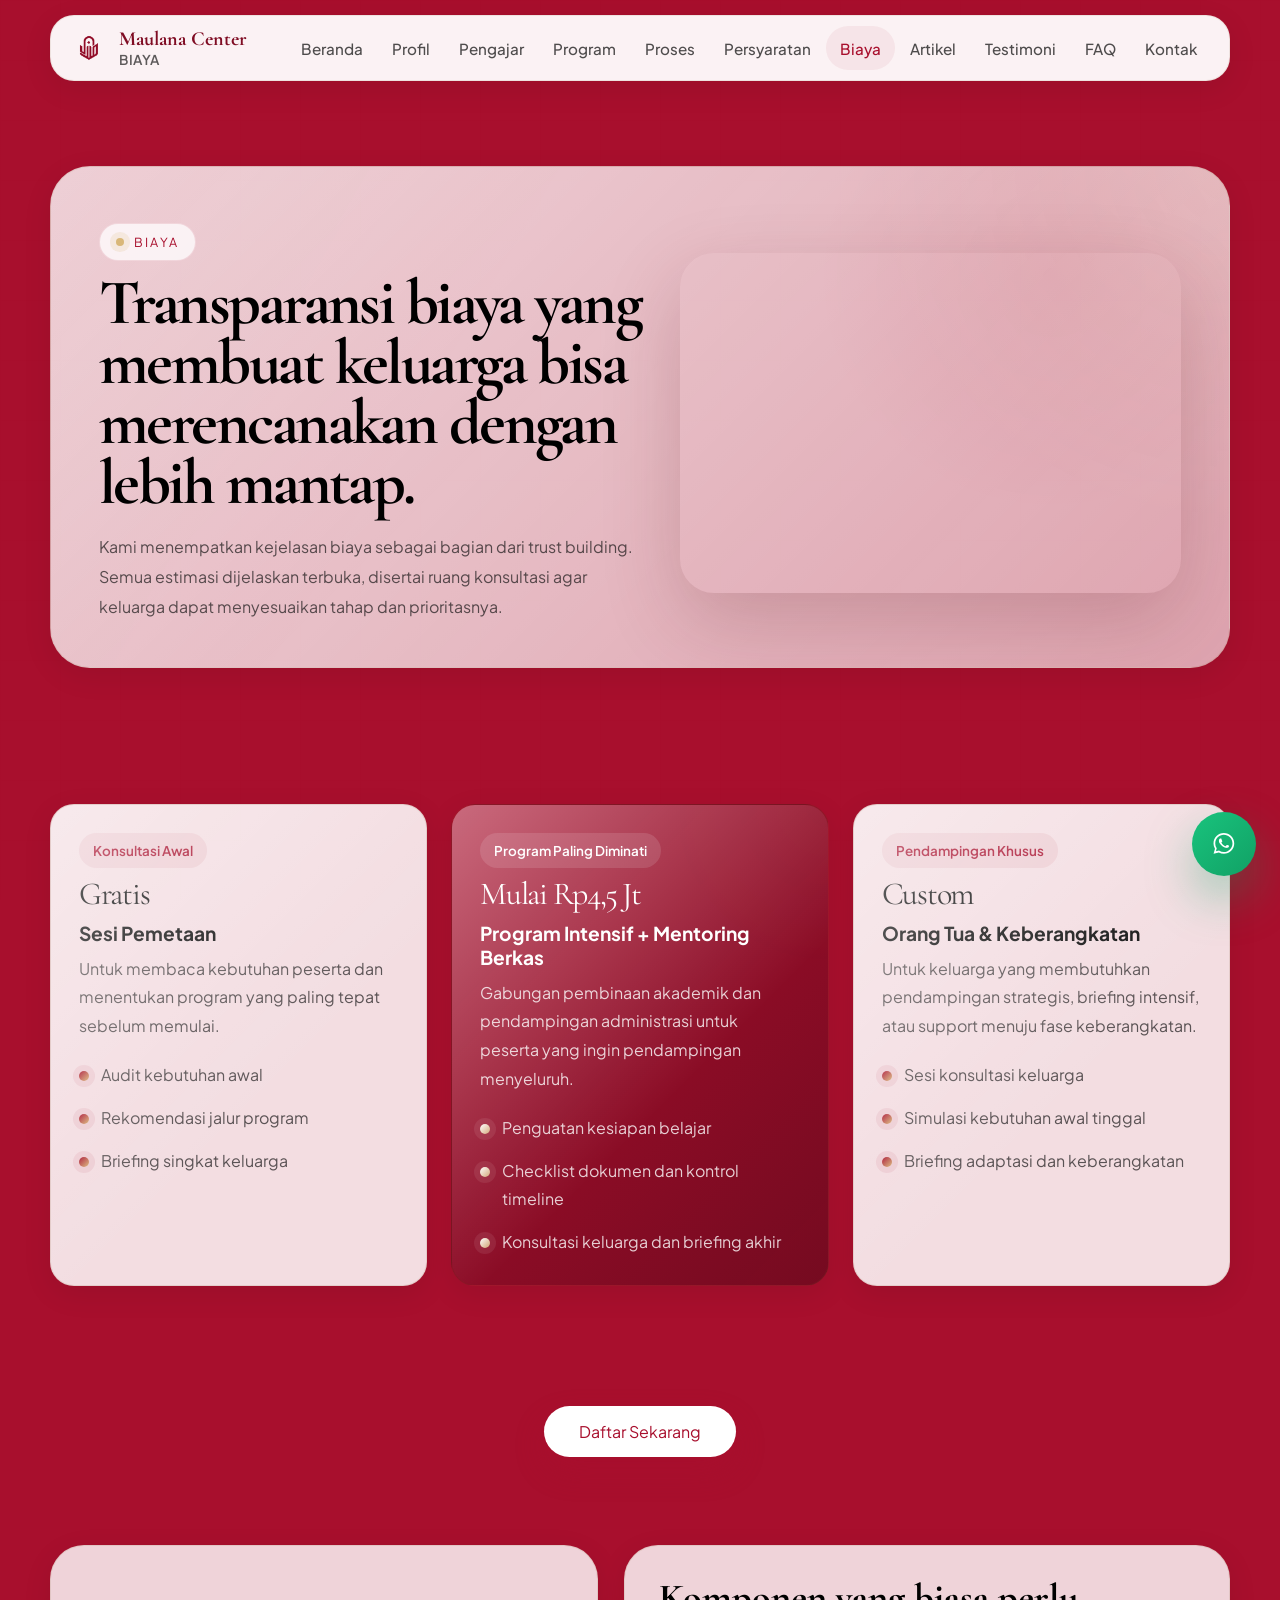
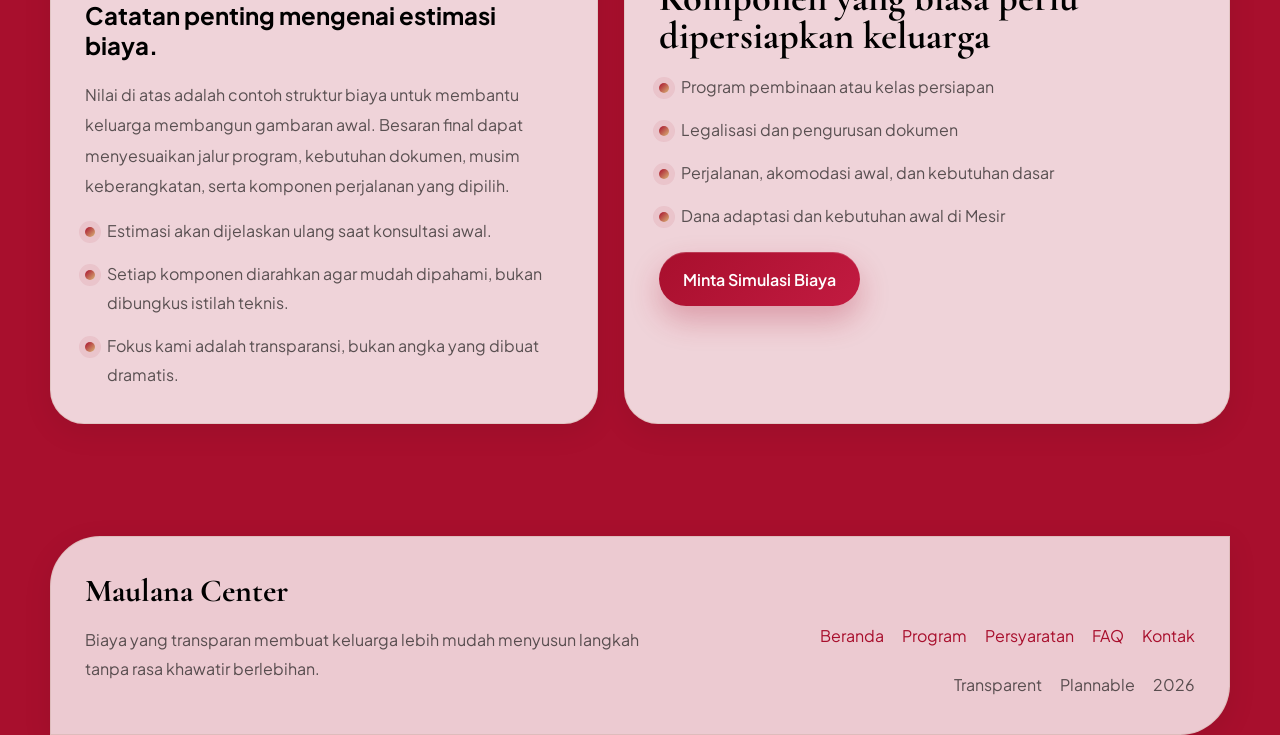
<file: biaya/index.html>
<!DOCTYPE html>
<html lang="id">

<head>
  <meta charset="UTF-8" />
  <meta name="viewport" content="width=device-width, initial-scale=1.0" />

  <base href="../" />

  <title>Biaya | Maulana Center</title>
  <meta property="og:image" content="https://maulanacenter.web.id/aset/ogimage.png">

  <link rel="icon" type="image/png" href="https://maulanacenter.web.id/favicon.png">

  <link rel="preconnect" href="https://fonts.googleapis.com" />
  <link rel="preconnect" href="https://fonts.gstatic.com" crossorigin />

  <link
    href="https://fonts.googleapis.com/css2?family=Cormorant+Garamond:wght@500;600;700&amp;family=Plus+Jakarta+Sans:wght@400;500;600;700;800&amp;display=swap"
    rel="stylesheet" />
  <link rel="stylesheet" href="style.css" />

  <script src="script.js" defer></script>
</head>

<body class="is-loading">

  <div class="ambient-grid" aria-hidden="true"></div>

  <div class="page-wrap">
    <div data-navbar></div>
    <main>
      <section class="page-hero">
        <div class="page-hero-panel scroll-reveal"
          style="--page-hero-image: url('https://images.unsplash.com/photo-1554224155-1696413565d3?auto=format&amp;fit=crop&amp;w=1600&amp;q=80');">
          <div class="page-hero-grid">
            <div class="page-hero-copy">
              <span class="section-label">Biaya</span>
              <h1>Transparansi biaya yang membuat keluarga bisa merencanakan dengan lebih mantap.</h1>
              <p>
                Kami menempatkan kejelasan biaya sebagai bagian dari trust building. Semua estimasi dijelaskan
                terbuka, disertai ruang konsultasi agar keluarga dapat menyesuaikan tahap dan prioritasnya.
              </p>
            </div>
            <div class="page-hero-visual"></div>
          </div>
        </div>
      </section>

      <section class="section section--compact">
        <div class="container">
          <div class="pricing-grid">
            <article class="pricing-card scroll-reveal">
              <span class="pricing-note">Konsultasi Awal</span>
              <div class="pricing-price">Gratis</div>
              <h3>Sesi Pemetaan</h3>
              <p>Untuk membaca kebutuhan peserta dan menentukan program yang paling tepat sebelum memulai.</p>
              <ul class="pricing-features" style="margin-top: 20px;">
                <li>Audit kebutuhan awal</li>
                <li>Rekomendasi jalur program</li>
                <li>Briefing singkat keluarga</li>
              </ul>
            </article>

            <article class="pricing-card featured scroll-reveal">
              <span class="pricing-note">Program Paling Diminati</span>
              <div class="pricing-price">Mulai Rp4,5 Jt</div>
              <h3>Program Intensif + Mentoring Berkas</h3>
              <p>Gabungan pembinaan akademik dan pendampingan administrasi untuk peserta yang ingin pendampingan
                menyeluruh.</p>
              <ul class="pricing-features" style="margin-top: 20px;">
                <li>Penguatan kesiapan belajar</li>
                <li>Checklist dokumen dan kontrol timeline</li>
                <li>Konsultasi keluarga dan briefing akhir</li>
              </ul>
            </article>

            <article class="pricing-card scroll-reveal">
              <span class="pricing-note">Pendampingan Khusus</span>
              <div class="pricing-price">Custom</div>
              <h3>Orang Tua &amp; Keberangkatan</h3>
              <p>Untuk keluarga yang membutuhkan pendampingan strategis, briefing intensif, atau support menuju fase
                keberangkatan.</p>
              <ul class="pricing-features" style="margin-top: 20px;">
                <li>Sesi konsultasi keluarga</li>
                <li>Simulasi kebutuhan awal tinggal</li>
                <li>Briefing adaptasi dan keberangkatan</li>
              </ul>
            </article>



            <div id="modal-pendaftaran" class="modal-overlay">
              <div class="modal-container">
                <div class="modal-close">
                  <svg viewBox="0 0 24 24" fill="none" stroke="currentColor">
                    <path d="M18 6L6 18M6 6l12 12" />
                  </svg>
                </div>
                <div class="modal-body">
                  <h2>Formulir Pendaftaran</h2>
                  <form id="pendaftaran-wa" class="contact-form">
                    <div class="form-grid">
                      <div class="field">
                        <label for="reg-nama">Nama Lengkap</label>
                        <input type="text" id="reg-nama" placeholder="Contoh: Ahmad Fauzi" required>
                      </div>
                      <div class="field">
                        <label for="reg-wa">Nomor WhatsApp</label>
                        <input type="text" id="reg-wa" placeholder="Contoh: 08123456789" required>
                      </div>
                    </div>

                    <div class="form-grid">
                      <div class="field">
                        <label for="reg-domisili">Domisili (Kota)</label>
                        <input type="text" id="reg-domisili" placeholder="Contoh: Jakarta" required>
                      </div>
                      <div class="field">
                        <label for="reg-umur">Umur</label>
                        <input type="number" id="reg-umur" placeholder="Tahun" required>
                      </div>
                    </div>

                    <div class="field">
                      <label for="reg-sekolah">Asal Sekolah / Instansi</label>
                      <select id="reg-sekolah" required>
                        <option value="" disabled selected>Pilih Status Sekolah</option>
                        <option value="SMA/MA Umum">SMA / MA Umum</option>
                        <option value="Ma'had / Pesantren">Ma'had / Pesantren</option>
                        <option value="Tidak Sekolah / Alumni">Tidak Sekolah / Alumni</option>
                      </select>
                    </div>
                    <div class="field">
                      <label for="reg-paket">Pilihan Paket</label>
                      <select id="reg-paket" required>
                        <option value="" disabled selected>Pilih Paket</option>
                        <option value="Paket 1: Sesi Pemetaan">Paket 1: Sesi Pemetaan (Gratis)</option>
                        <option value="Paket 2: Intensif + Mentoring">Paket 2: Intensif + Mentoring</option>
                        <option value="Paket 3: Custom Pendampingan">Paket 3: Custom Pendampingan</option>
                      </select>
                    </div>
                    <button type="submit" class="button" style="width: 100%; margin-top: 10px;">Kirim ke
                      WhatsApp</button>
                  </form>
                </div>
              </div>
            </div>
          </div>
      </section>
      <div class="container-center">
        <button class="button1 modal-trigger" data-target="modal-pendaftaran">Daftar Sekarang</button>
      </div>

      <section class="section section--compact">
        <div class="container">
          <div class="split-layout">
            <article class="story-panel scroll-reveal">
              <h2>Catatan penting mengenai estimasi biaya.</h2>
              <p>
                Nilai di atas adalah contoh struktur biaya untuk membantu keluarga membangun gambaran awal. Besaran
                final dapat menyesuaikan jalur program, kebutuhan dokumen, musim keberangkatan, serta komponen
                perjalanan yang dipilih.
              </p>
              <ul class="check-list">
                <li>Estimasi akan dijelaskan ulang saat konsultasi awal.</li>
                <li>Setiap komponen diarahkan agar mudah dipahami, bukan dibungkus istilah teknis.</li>
                <li>Fokus kami adalah transparansi, bukan angka yang dibuat dramatis.</li>
              </ul>
            </article>

            <article class="story-panel scroll-reveal">
              <h3>Komponen yang biasa perlu dipersiapkan keluarga</h3>
              <ul class="milestone-list">
                <li>Program pembinaan atau kelas persiapan</li>
                <li>Legalisasi dan pengurusan dokumen</li>
                <li>Perjalanan, akomodasi awal, dan kebutuhan dasar</li>
                <li>Dana adaptasi dan kebutuhan awal di Mesir</li>
              </ul>
              <div style="margin-top: 22px;">
                <a class="button" href="kontak/#form-kontak">Minta Simulasi Biaya</a>
              </div>
            </article>
          </div>
        </div>
      </section>
    </main>

    <footer class="footer">
      <div class="footer-shell">
        <div class="footer-brand">
          <h3>Maulana Center</h3>
          <p>Biaya yang transparan membuat keluarga lebih mudah menyusun langkah tanpa rasa khawatir berlebihan.</p>
        </div>
        <div>
          <div class="footer-links">
            <a href="./" style="color: #a80f2d;">Beranda</a>
            <a href="program/" style="color: #a80f2d;">Program</a>
            <a href="persyaratan/" style="color: #a80f2d;">Persyaratan</a>
            <a href="faq/" style="color: #a80f2d;">FAQ</a>
            <a href="kontak/" style="color: #a80f2d;">Kontak</a>
          </div>
          <div class="footer-meta">
            <span>Transparent</span>
            <span>Plannable</span>
            <span data-current-year></span>
          </div>
        </div>
      </div>
    </footer>
  </div>

  <a class="whatsapp-float" href="https://wa.me/6281522775390" target="_blank" rel="noreferrer"
    aria-label="Hubungi via WhatsApp">
    <svg viewBox="0 0 32 32" aria-hidden="true">
      <path
        d="M27.7 15.3c0 6.5-5.3 11.8-11.8 11.8-2.1 0-4-.5-5.8-1.5l-6 1.6 1.6-5.8A11.7 11.7 0 0 1 4 15.3C4 8.8 9.3 3.5 15.8 3.5s11.9 5.3 11.9 11.8Zm-11.9-9.9c-5.4 0-9.8 4.4-9.8 9.9 0 1.9.5 3.7 1.5 5.2l.2.3-.9 3.5 3.6-.9.3.2c1.5 1 3.2 1.5 5.1 1.5 5.4 0 9.9-4.4 9.9-9.8 0-5.5-4.5-9.9-9.9-9.9Zm5.8 12.6c-.3-.2-1.8-.9-2-.9-.3-.1-.5-.2-.7.2s-.8.9-.9 1.1c-.2.2-.4.2-.7.1-.3-.2-1.3-.5-2.5-1.6a9.4 9.4 0 0 1-1.7-2.2c-.2-.3 0-.5.1-.7.1-.1.3-.4.5-.5.2-.2.2-.3.3-.5s0-.4 0-.5c-.1-.2-.7-1.7-.9-2.3-.2-.6-.4-.5-.7-.5h-.6c-.2 0-.5.1-.7.4-.2.3-1 1-.9 2.4 0 1.4 1 2.7 1.1 2.9.1.2 2 3 4.8 4.3.7.3 1.2.5 1.6.6.7.2 1.3.2 1.8.1.6-.1 1.8-.7 2-1.4.3-.7.3-1.3.2-1.4-.1-.1-.3-.2-.6-.3Z">
      </path>
    </svg>
  </a>
</body>

</html>
</file>
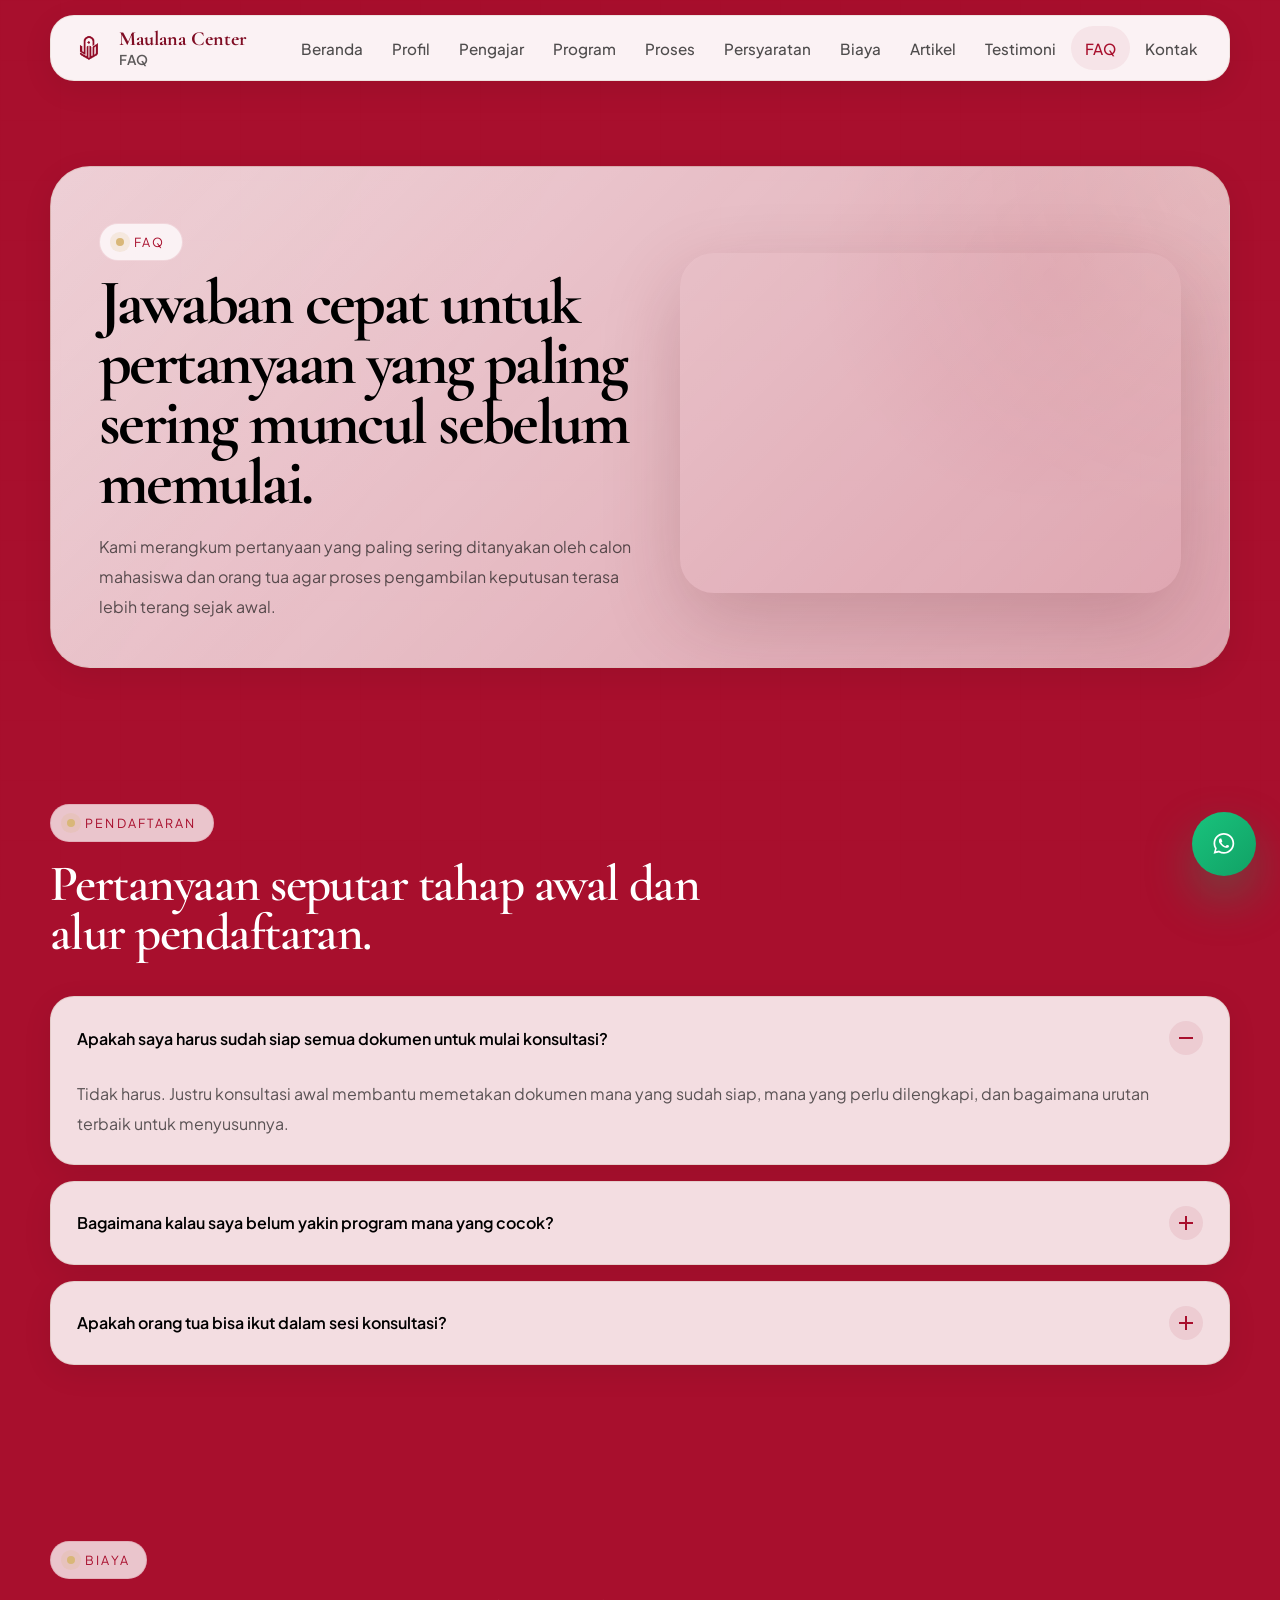
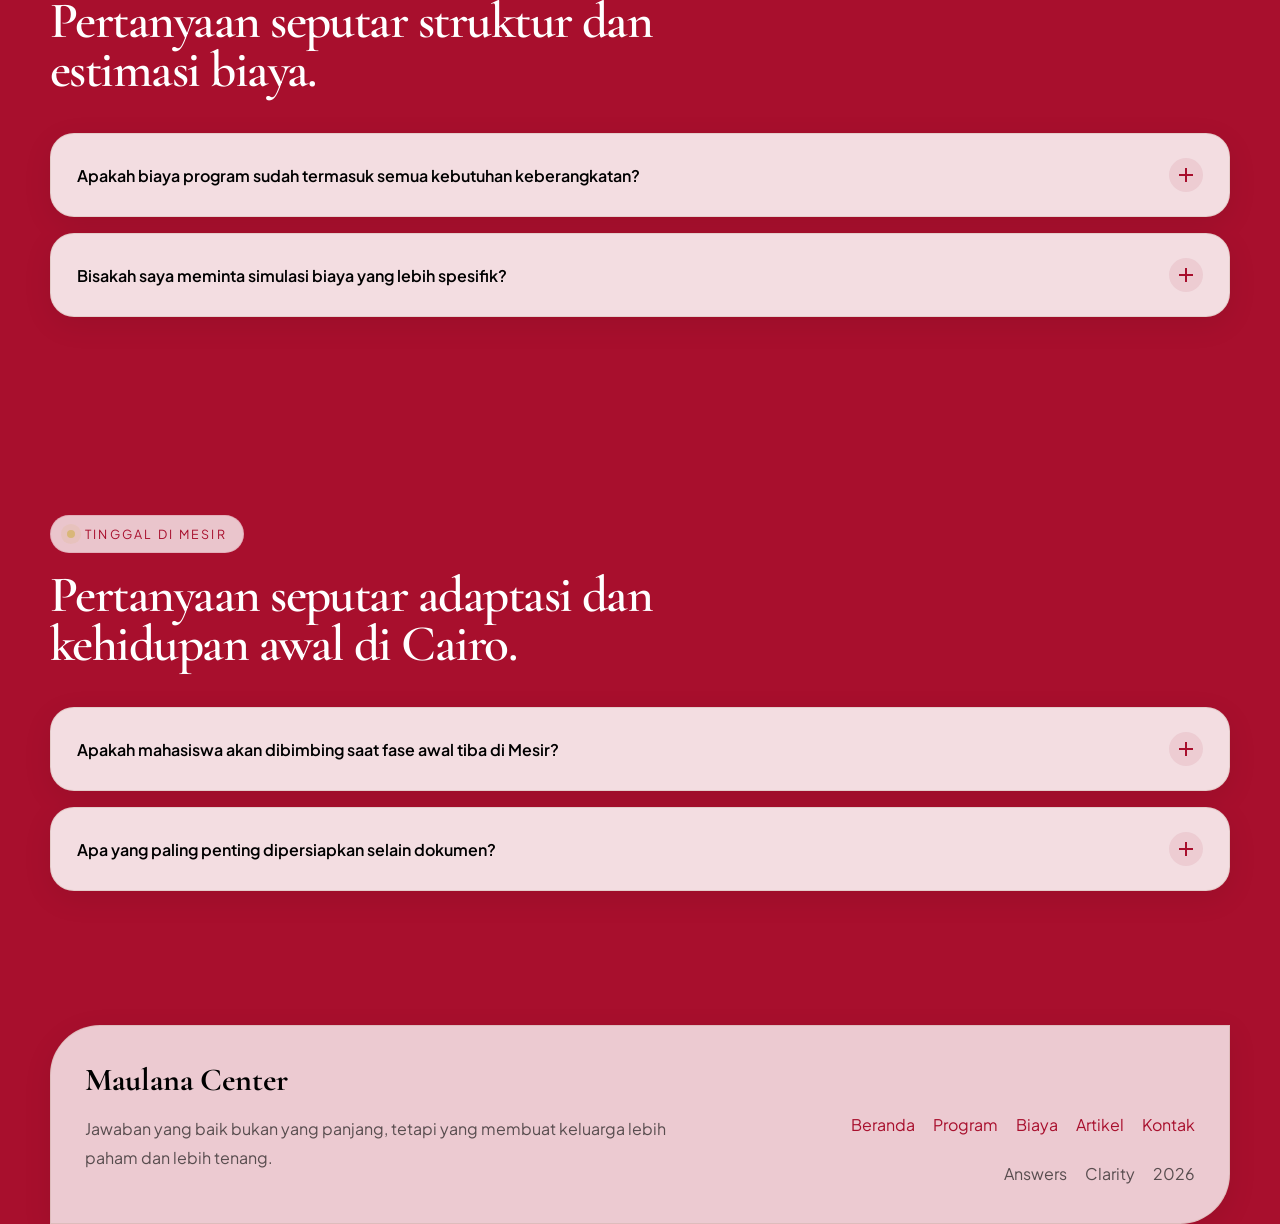
<file: faq/index.html>
<!DOCTYPE html>
<html lang="id">

<head>
  <meta charset="UTF-8" />
  <meta name="viewport" content="width=device-width, initial-scale=1.0" />

  <base href="../" />

  <title>FAQ | Maulana Center</title>
  <meta property="og:image" content="https://maulanacenter.web.id/aset/ogimage.png">

  <link rel="icon" type="image/png" href="https://maulanacenter.web.id/favicon.png">

  <link rel="preconnect" href="https://fonts.googleapis.com" />
  <link rel="preconnect" href="https://fonts.gstatic.com" crossorigin />

  <link
    href="https://fonts.googleapis.com/css2?family=Cormorant+Garamond:wght@500;600;700&amp;family=Plus+Jakarta+Sans:wght@400;500;600;700;800&amp;display=swap"
    rel="stylesheet" />
  <link rel="stylesheet" href="style.css" />

  <script src="script.js" defer></script>
</head>

<body class="is-loading">

  <div class="ambient-grid" aria-hidden="true"></div>

  <div class="page-wrap">
    <div data-navbar></div>
    <main>
      <section class="page-hero">
        <div class="page-hero-panel scroll-reveal"
          style="--page-hero-image: url('https://images.unsplash.com/photo-1516321318423-f06f85e504b3?auto=format&amp;fit=crop&amp;w=1600&amp;q=80');">
          <div class="page-hero-grid">
            <div class="page-hero-copy">
              <span class="section-label">FAQ</span>
              <h1>Jawaban cepat untuk pertanyaan yang paling sering muncul sebelum memulai.</h1>
              <p>
                Kami merangkum pertanyaan yang paling sering ditanyakan oleh calon mahasiswa dan orang tua agar
                proses pengambilan keputusan terasa lebih terang sejak awal.
              </p>
            </div>
            <div class="page-hero-visual"></div>
          </div>
        </div>
      </section>

      <section class="section section--compact" id="admission">
        <div class="container">
          <div class="section-head scroll-reveal">
            <span class="section-label">Pendaftaran</span>
            <h2>Pertanyaan seputar tahap awal dan alur pendaftaran.</h2>
          </div>

          <div class="faq-accordion">
            <article class="faq-item scroll-reveal" data-open="true">
              <button class="faq-question" type="button">
                <span>Apakah saya harus sudah siap semua dokumen untuk mulai konsultasi?</span>
                <span></span>
              </button>
              <div class="faq-answer">
                <div class="faq-answer-inner">
                  Tidak harus. Justru konsultasi awal membantu memetakan dokumen mana yang sudah siap, mana yang
                  perlu dilengkapi, dan bagaimana urutan terbaik untuk menyusunnya.
                </div>
              </div>
            </article>

            <article class="faq-item scroll-reveal">
              <button class="faq-question" type="button">
                <span>Bagaimana kalau saya belum yakin program mana yang cocok?</span>
                <span></span>
              </button>
              <div class="faq-answer">
                <div class="faq-answer-inner">
                  Itu hal yang sangat umum. Tim kami akan membantu membaca kondisi awal Anda dan memberi rekomendasi
                  jalur pendampingan berdasarkan kebutuhan nyata, bukan sekadar paket yang tersedia.
                </div>
              </div>
            </article>

            <article class="faq-item scroll-reveal">
              <button class="faq-question" type="button">
                <span>Apakah orang tua bisa ikut dalam sesi konsultasi?</span>
                <span></span>
              </button>
              <div class="faq-answer">
                <div class="faq-answer-inner">
                  Bisa. Bahkan kami sangat menganjurkan sesi bersama jika keluarga ingin mendapatkan penjelasan yang
                  sama secara langsung tentang proses, risiko, dan kesiapan yang perlu dibangun.
                </div>
              </div>
            </article>
          </div>
        </div>
      </section>

      <section class="section section--compact" id="biaya-faq">
        <div class="container">
          <div class="section-head scroll-reveal">
            <span class="section-label">Biaya</span>
            <h2>Pertanyaan seputar struktur dan estimasi biaya.</h2>
          </div>

          <div class="faq-accordion">
            <article class="faq-item scroll-reveal">
              <button class="faq-question" type="button">
                <span>Apakah biaya program sudah termasuk semua kebutuhan keberangkatan?</span>
                <span></span>
              </button>
              <div class="faq-answer">
                <div class="faq-answer-inner">
                  Tidak selalu. Ada komponen yang sifatnya program, ada juga yang terkait perjalanan, dokumen, atau
                  kebutuhan awal tinggal. Karena itu kami memisahkan penjelasan agar keluarga lebih mudah memahami.
                </div>
              </div>
            </article>

            <article class="faq-item scroll-reveal">
              <button class="faq-question" type="button">
                <span>Bisakah saya meminta simulasi biaya yang lebih spesifik?</span>
                <span></span>
              </button>
              <div class="faq-answer">
                <div class="faq-answer-inner">
                  Bisa. Setelah konsultasi awal, kami dapat membantu membuat simulasi yang lebih relevan sesuai tahap,
                  kebutuhan dokumen, dan model pendampingan yang Anda pilih.
                </div>
              </div>
            </article>
          </div>
        </div>
      </section>

      <section class="section" id="tinggal">
        <div class="container">
          <div class="section-head scroll-reveal">
            <span class="section-label">Tinggal di Mesir</span>
            <h2>Pertanyaan seputar adaptasi dan kehidupan awal di Cairo.</h2>
          </div>

          <div class="faq-accordion">
            <article class="faq-item scroll-reveal">
              <button class="faq-question" type="button">
                <span>Apakah mahasiswa akan dibimbing saat fase awal tiba di Mesir?</span>
                <span></span>
              </button>
              <div class="faq-answer">
                <div class="faq-answer-inner">
                  Kami menyiapkan briefing keberangkatan dan panduan adaptasi awal agar mahasiswa memiliki bekal yang
                  lebih jelas. Detail pendampingan lapangan menyesuaikan skema program dan waktu keberangkatan.
                </div>
              </div>
            </article>

            <article class="faq-item scroll-reveal">
              <button class="faq-question" type="button">
                <span>Apa yang paling penting dipersiapkan selain dokumen?</span>
                <span></span>
              </button>
              <div class="faq-answer">
                <div class="faq-answer-inner">
                  Kesiapan mental, disiplin belajar, komunikasi keluarga, dan kemampuan beradaptasi sering kali sama
                  pentingnya dengan dokumen. Kami selalu memasukkan unsur ini dalam pembekalan.
                </div>
              </div>
            </article>
          </div>
        </div>
      </section>
    </main>

    <footer class="footer">
      <div class="footer-shell">
        <div class="footer-brand">
          <h3>Maulana Center</h3>
          <p>Jawaban yang baik bukan yang panjang, tetapi yang membuat keluarga lebih paham dan lebih tenang.</p>
        </div>
        <div>
          <div class="footer-links">
            <a href="./" style="color: #a80f2d;">Beranda</a>
            <a href="program/" style="color: #a80f2d;">Program</a>
            <a href="biaya/" style="color: #a80f2d;">Biaya</a>
            <a href="artikel/" style="color: #a80f2d;">Artikel</a>
            <a href="kontak/" style="color: #a80f2d;">Kontak</a>
          </div>
          <div class="footer-meta">
            <span>Answers</span>
            <span>Clarity</span>
            <span data-current-year></span>
          </div>
        </div>
      </div>
    </footer>
  </div>

  <a class="whatsapp-float" href="https://wa.me/6281522775390" target="_blank" rel="noreferrer"
    aria-label="Hubungi via WhatsApp">
    <svg viewBox="0 0 32 32" aria-hidden="true">
      <path
        d="M27.7 15.3c0 6.5-5.3 11.8-11.8 11.8-2.1 0-4-.5-5.8-1.5l-6 1.6 1.6-5.8A11.7 11.7 0 0 1 4 15.3C4 8.8 9.3 3.5 15.8 3.5s11.9 5.3 11.9 11.8Zm-11.9-9.9c-5.4 0-9.8 4.4-9.8 9.9 0 1.9.5 3.7 1.5 5.2l.2.3-.9 3.5 3.6-.9.3.2c1.5 1 3.2 1.5 5.1 1.5 5.4 0 9.9-4.4 9.9-9.8 0-5.5-4.5-9.9-9.9-9.9Zm5.8 12.6c-.3-.2-1.8-.9-2-.9-.3-.1-.5-.2-.7.2s-.8.9-.9 1.1c-.2.2-.4.2-.7.1-.3-.2-1.3-.5-2.5-1.6a9.4 9.4 0 0 1-1.7-2.2c-.2-.3 0-.5.1-.7.1-.1.3-.4.5-.5.2-.2.2-.3.3-.5s0-.4 0-.5c-.1-.2-.7-1.7-.9-2.3-.2-.6-.4-.5-.7-.5h-.6c-.2 0-.5.1-.7.4-.2.3-1 1-.9 2.4 0 1.4 1 2.7 1.1 2.9.1.2 2 3 4.8 4.3.7.3 1.2.5 1.6.6.7.2 1.3.2 1.8.1.6-.1 1.8-.7 2-1.4.3-.7.3-1.3.2-1.4-.1-.1-.3-.2-.6-.3Z">
      </path>
    </svg>
  </a>
</body>

</html>
</file>
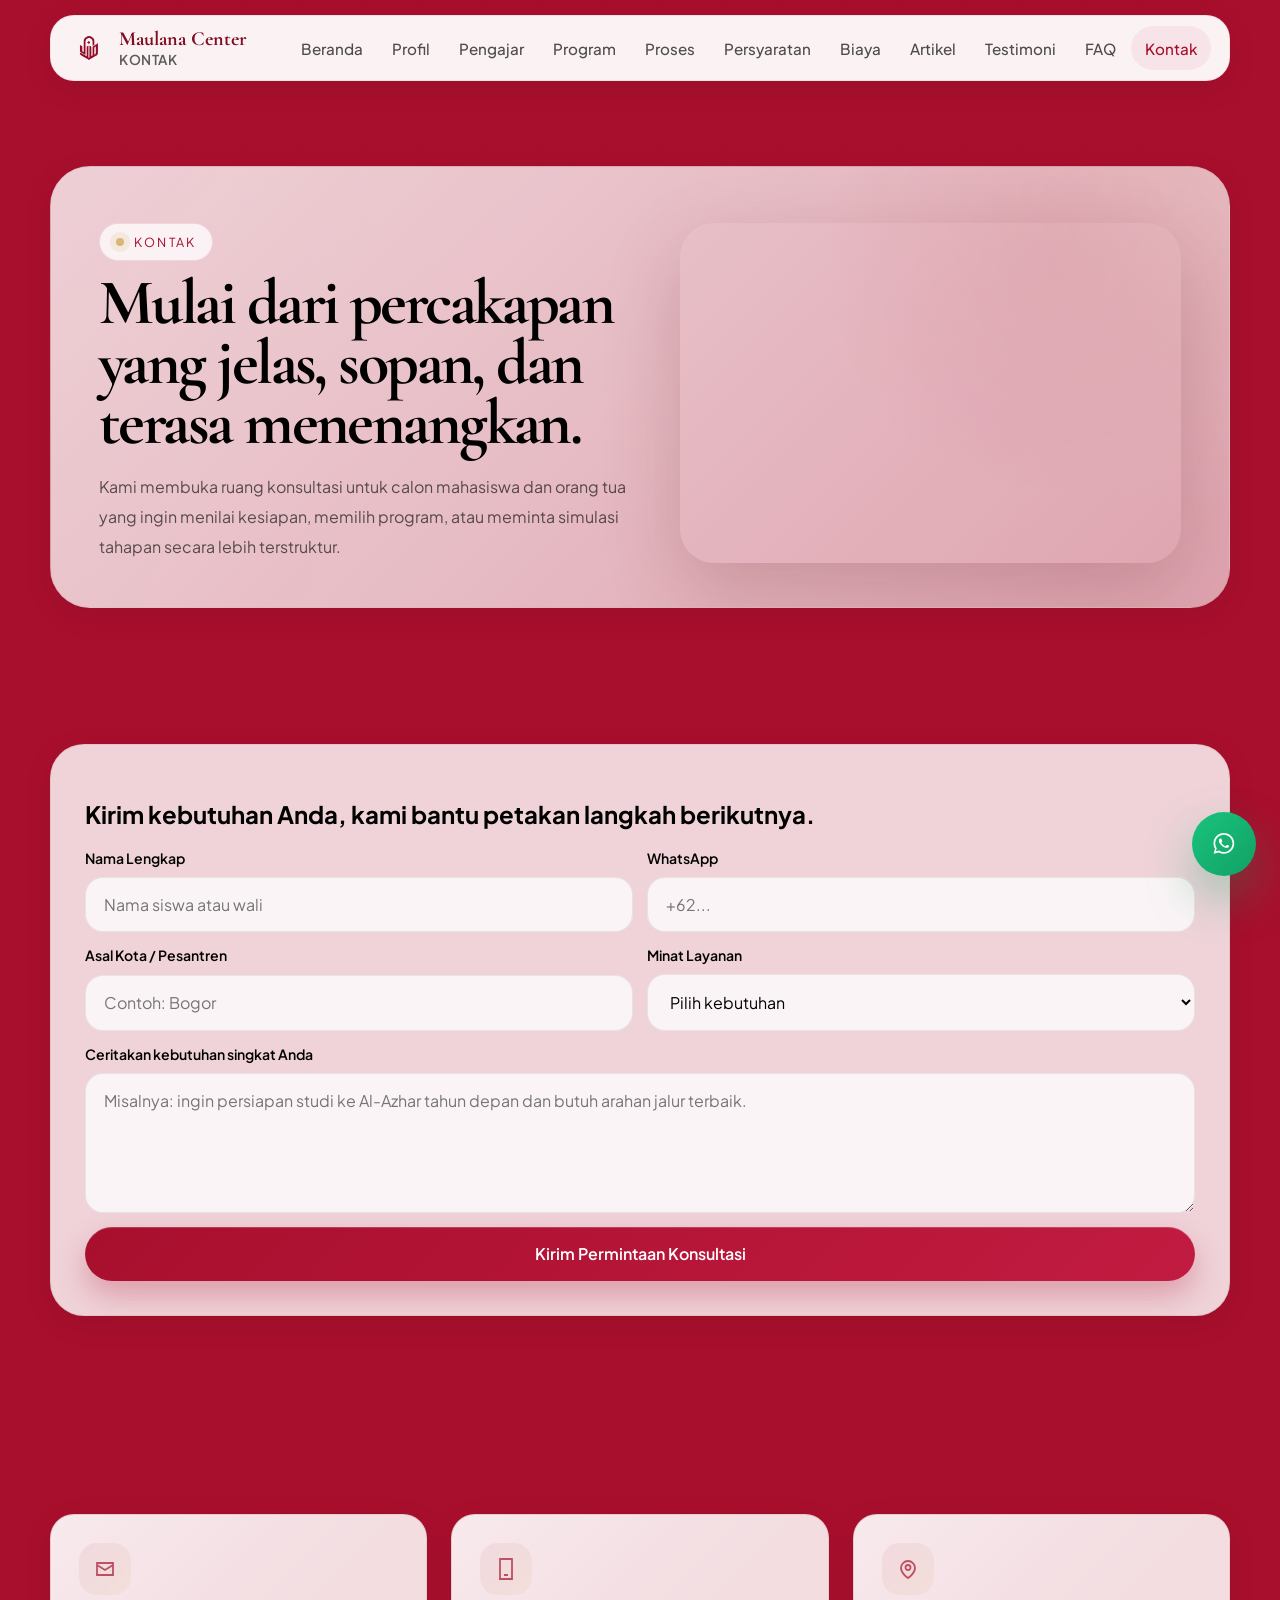
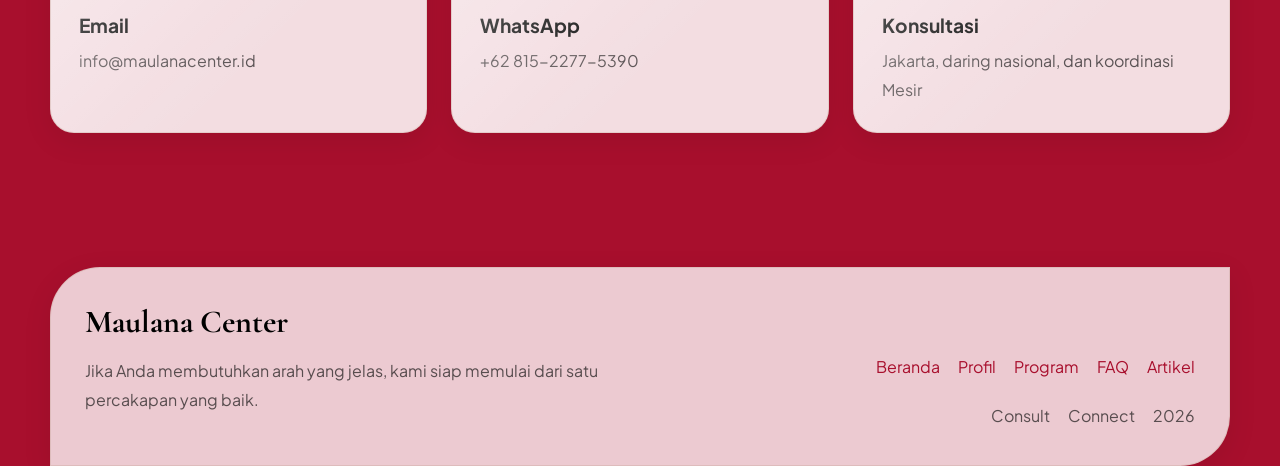
<file: kontak/index.html>
<!DOCTYPE html>
<html lang="id">

<head>
  <meta charset="UTF-8" />
  <meta name="viewport" content="width=device-width, initial-scale=1.0" />

  <base href="../" />

  <title>Kontak | Maulana Center</title>
  <meta property="og:image" content="https://maulanacenter.web.id/aset/ogimage.png">

  <link rel="icon" type="image/png" href="https://maulanacenter.web.id/favicon.png">

  <link rel="preconnect" href="https://fonts.googleapis.com" />
  <link rel="preconnect" href="https://fonts.gstatic.com" crossorigin />

  <link
    href="https://fonts.googleapis.com/css2?family=Cormorant+Garamond:wght@500;600;700&amp;family=Plus+Jakarta+Sans:wght@400;500;600;700;800&amp;display=swap"
    rel="stylesheet" />
  <link rel="stylesheet" href="style.css" />

  <script src="script.js" defer></script>
</head>

<body class="is-loading">

  <div class="ambient-grid" aria-hidden="true"></div>

  <div class="page-wrap">
    <div data-navbar></div>
    <main>
      <section class="page-hero">
        <div class="page-hero-panel scroll-reveal"
          style="--page-hero-image: url('https://images.unsplash.com/photo-1516321497487-e288fb19713f?auto=format&amp;fit=crop&amp;w=1600&amp;q=80');">
          <div class="page-hero-grid">
            <div class="page-hero-copy">
              <span class="section-label">Kontak</span>
              <h1>Mulai dari percakapan yang jelas, sopan, dan terasa menenangkan.</h1>
              <p>
                Kami membuka ruang konsultasi untuk calon mahasiswa dan orang tua yang ingin menilai kesiapan,
                memilih program, atau meminta simulasi tahapan secara lebih terstruktur.
              </p>
            </div>
            <div class="page-hero-visual"></div>
          </div>
        </div>
      </section>

      <section class="section section--compact" id="form-kontak">
        <div class="container">
          <div class="contact-grid contact-grid--single">
            <article class="story-panel scroll-reveal">
              <h2>Kirim kebutuhan Anda, kami bantu petakan langkah berikutnya.</h2>
              <form class="contact-form">
                <div class="form-grid">
                  <div class="field">
                    <label for="nama">Nama Lengkap</label>
                    <input id="nama" type="text" placeholder="Nama siswa atau wali" />
                  </div>
                  <div class="field">
                    <label for="whatsapp">WhatsApp</label>
                    <input id="whatsapp" type="tel" placeholder="+62..." />
                  </div>
                </div>

                <div class="form-grid">
                  <div class="field">
                    <label for="asal">Asal Kota / Pesantren</label>
                    <input id="asal" type="text" placeholder="Contoh: Bogor" />
                  </div>
                  <div class="field">
                    <label for="minat">Minat Layanan</label>
                    <select id="minat">
                      <option>Pilih kebutuhan</option>
                      <option>Program intensif</option>
                      <option>Kelas bahasa Arab</option>
                      <option>Mentoring berkas</option>
                      <option>Konsultasi orang tua</option>
                      <option>Lainnya</option>
                    </select>
                  </div>
                </div>

                <div class="field">
                  <label for="pesan">Ceritakan kebutuhan singkat Anda</label>
                  <textarea id="pesan"
                    placeholder="Misalnya: ingin persiapan studi ke Al-Azhar tahun depan dan butuh arahan jalur terbaik."></textarea>
                </div>

                <button class="button" type="submit">Kirim Permintaan Konsultasi</button>
              </form>
            </article>
          </div>
        </div>
      </section>

      <section class="section">
        <div class="container">
          <div class="contact-grid contact-grid--three">
            <article class="contact-card scroll-reveal">
              <div class="icon-badge">
                <svg viewBox="0 0 24 24" fill="none" stroke-width="1.8">
                  <path d="M4 6h16v12H4zM4 8l8 5 8-5" />
                </svg>
              </div>
              <h3>Email</h3>
              <p>info@maulanacenter.id</p>
            </article>

            <article class="contact-card scroll-reveal">
              <div class="icon-badge">
                <svg viewBox="0 0 24 24" fill="none" stroke-width="1.8">
                  <path d="M6 2h12v20H6zM10 18h4" />
                </svg>
              </div>
              <h3>WhatsApp</h3>
              <p>+62 815-2277-5390</p>
            </article>

            <article class="contact-card scroll-reveal">
              <div class="icon-badge">
                <svg viewBox="0 0 24 24" fill="none" stroke-width="1.8">
                  <path d="M12 21s7-4.4 7-10a7 7 0 1 0-14 0c0 5.6 7 10 7 10Z" />
                  <path d="M12 13a2.5 2.5 0 1 0 0-5 2.5 2.5 0 0 0 0 5Z" />
                </svg>
              </div>
              <h3>Konsultasi</h3>
              <p>Jakarta, daring nasional, dan koordinasi Mesir</p>
            </article>
          </div>
        </div>
      </section>
    </main>

    <footer class="footer">
      <div class="footer-shell">
        <div class="footer-brand">
          <h3>Maulana Center</h3>
          <p>Jika Anda membutuhkan arah yang jelas, kami siap memulai dari satu percakapan yang baik.</p>
        </div>
        <div>
          <div class="footer-links">
            <a href="./" style="color: #a80f2d;">Beranda</a>
            <a href="profil/" style="color: #a80f2d;">Profil</a>
            <a href="program/" style="color: #a80f2d;">Program</a>
            <a href="faq/" style="color: #a80f2d;">FAQ</a>
            <a href="artikel/" style="color: #a80f2d;">Artikel</a>
          </div>
          <div class="footer-meta">
            <span>Consult</span>
            <span>Connect</span>
            <span data-current-year></span>
          </div>
        </div>
      </div>
    </footer>
  </div>

  <a class="whatsapp-float" href="https://wa.me/6281522775390" target="_blank" rel="noreferrer"
    aria-label="Hubungi via WhatsApp">
    <svg viewBox="0 0 32 32" aria-hidden="true">
      <path
        d="M27.7 15.3c0 6.5-5.3 11.8-11.8 11.8-2.1 0-4-.5-5.8-1.5l-6 1.6 1.6-5.8A11.7 11.7 0 0 1 4 15.3C4 8.8 9.3 3.5 15.8 3.5s11.9 5.3 11.9 11.8Zm-11.9-9.9c-5.4 0-9.8 4.4-9.8 9.9 0 1.9.5 3.7 1.5 5.2l.2.3-.9 3.5 3.6-.9.3.2c1.5 1 3.2 1.5 5.1 1.5 5.4 0 9.9-4.4 9.9-9.8 0-5.5-4.5-9.9-9.9-9.9Zm5.8 12.6c-.3-.2-1.8-.9-2-.9-.3-.1-.5-.2-.7.2s-.8.9-.9 1.1c-.2.2-.4.2-.7.1-.3-.2-1.3-.5-2.5-1.6a9.4 9.4 0 0 1-1.7-2.2c-.2-.3 0-.5.1-.7.1-.1.3-.4.5-.5.2-.2.2-.3.3-.5s0-.4 0-.5c-.1-.2-.7-1.7-.9-2.3-.2-.6-.4-.5-.7-.5h-.6c-.2 0-.5.1-.7.4-.2.3-1 1-.9 2.4 0 1.4 1 2.7 1.1 2.9.1.2 2 3 4.8 4.3.7.3 1.2.5 1.6.6.7.2 1.3.2 1.8.1.6-.1 1.8-.7 2-1.4.3-.7.3-1.3.2-1.4-.1-.1-.3-.2-.6-.3Z">
      </path>
    </svg>
  </a>
</body>

</html>
</file>
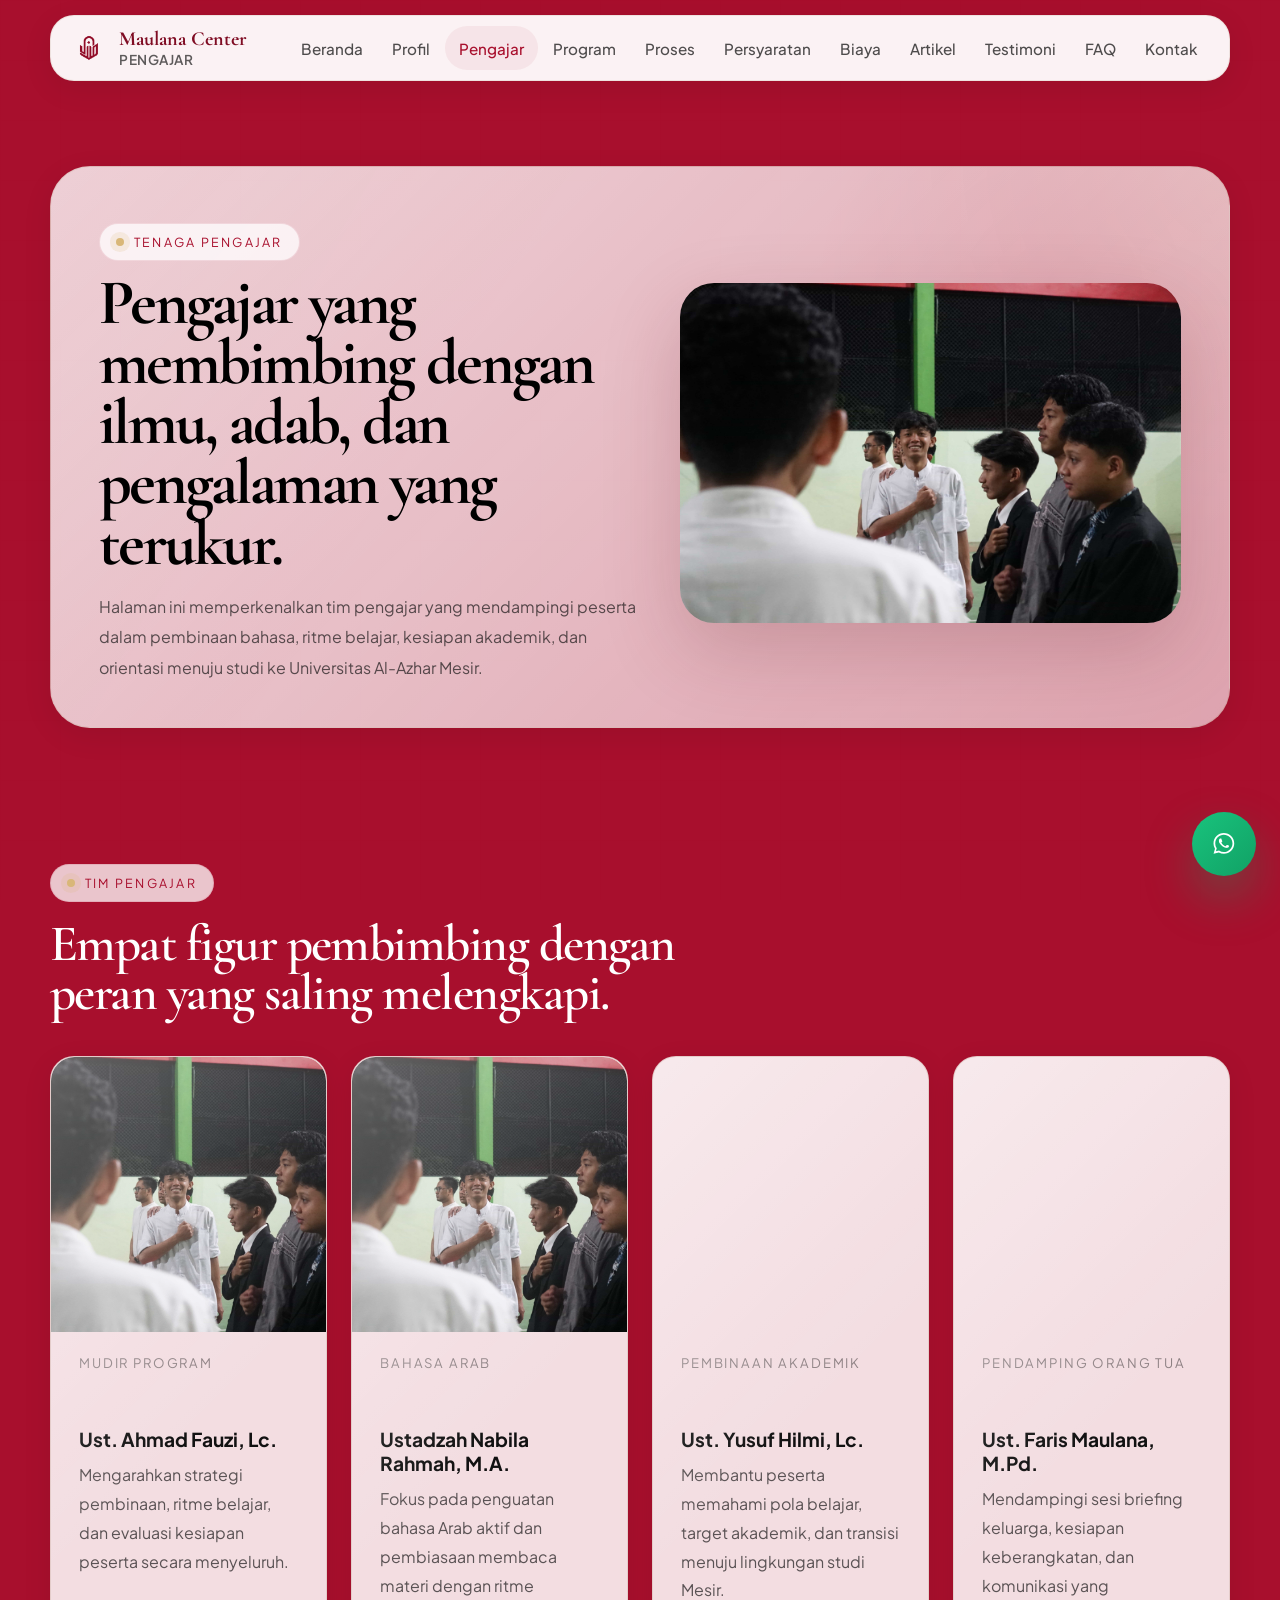
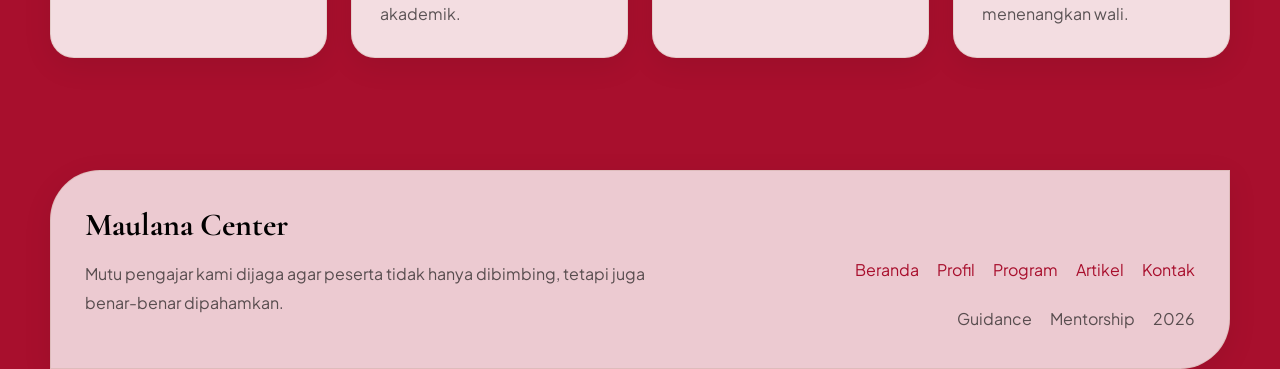
<file: pengajar/index.html>
<!DOCTYPE html>
<html lang="id">

<head>
  <meta charset="UTF-8" />
  <meta name="viewport" content="width=device-width, initial-scale=1.0" />

  <base href="../" />

  <title>Tenaga Pengajar | Maulana Center</title>
  <meta property="og:image" content="https://maulanacenter.web.id/aset/ogimage.png">

  <link rel="icon" type="image/png" href="https://maulanacenter.web.id/favicon.png">

  <link rel="preconnect" href="https://fonts.googleapis.com" />
  <link rel="preconnect" href="https://fonts.gstatic.com" crossorigin />

  <link
    href="https://fonts.googleapis.com/css2?family=Cormorant+Garamond:wght@500;600;700&amp;family=Plus+Jakarta+Sans:wght@400;500;600;700;800&amp;display=swap"
    rel="stylesheet" />
  <link rel="stylesheet" href="style.css" />

  <script src="script.js" defer></script>
</head>

<body class="is-loading">
  <div class="ambient-grid" aria-hidden="true"></div>

  <div class="page-wrap">
    <div data-navbar></div>
    <main>
      <section class="page-hero">
        <div class="page-hero-panel scroll-reveal" style="--page-hero-image: url('aset/teacher-1.jpg');">
          <div class="page-hero-grid">
            <div class="page-hero-copy">
              <span class="section-label">Tenaga Pengajar</span>
              <h1>Pengajar yang membimbing dengan ilmu, adab, dan pengalaman yang terukur.</h1>
              <p>
                Halaman ini memperkenalkan tim pengajar yang mendampingi peserta dalam pembinaan bahasa, ritme
                belajar, kesiapan akademik, dan orientasi menuju studi ke Universitas Al-Azhar Mesir.
              </p>
            </div>
            <div class="page-hero-visual"></div>
          </div>
        </div>
      </section>

      <section class="section section--compact">
        <div class="container">
          <div class="section-head scroll-reveal">
            <span class="section-label">Tim Pengajar</span>
            <h2>Empat figur pembimbing dengan peran yang saling melengkapi.</h2>
          </div>

          <div class="teacher-grid">
            <article class="article-card scroll-reveal">
              <div class="article-cover">
                <img src="aset/teacher-1.jpg" alt="Foto Ustadz Ahmad Fauzi" loading="lazy" decoding="async" />
              </div>
              <div class="article-meta"><span>Mudir Program</span></div><br><br>
              <h3>Ust. Ahmad Fauzi, Lc.</h3>
              <p>Mengarahkan strategi pembinaan, ritme belajar, dan evaluasi kesiapan peserta secara menyeluruh.</p>
            </article>

            <article class="article-card scroll-reveal">
              <div class="article-cover">
                <img src="aset/teacher-2.jpg" alt="Foto Ustadzah Nabila Rahmah" loading="lazy" decoding="async" />
              </div>
              <div class="article-meta"><span>Bahasa Arab</span></div><br><br>
              <h3>Ustadzah Nabila Rahmah, M.A.</h3>
              <p>Fokus pada penguatan bahasa Arab aktif dan pembiasaan membaca materi dengan ritme akademik.</p>
            </article>

            <article class="article-card scroll-reveal">
              <div class="article-cover">
                <img src="aset/teacher-3.jpg" alt="Foto Ustadz Yusuf Hilmi" loading="lazy" decoding="async" />
              </div>
              <div class="article-meta"><span>Pembinaan Akademik</span></div><br><br>
              <h3>Ust. Yusuf Hilmi, Lc.</h3>
              <p>Membantu peserta memahami pola belajar, target akademik, dan transisi menuju lingkungan studi Mesir.
              </p>
            </article>

            <article class="article-card scroll-reveal">
              <div class="article-cover">
                <img src="aset/teacher-4.jpg" alt="Foto Ustadz Faris Maulana" loading="lazy" decoding="async" />
              </div>
              <div class="article-meta"><span>Pendamping Orang Tua</span></div><br><br>
              <h3>Ust. Faris Maulana, M.Pd.</h3>
              <p>Mendampingi sesi briefing keluarga, kesiapan keberangkatan, dan komunikasi yang menenangkan wali.</p>
            </article>
          </div>
        </div>
      </section>
    </main>

    <footer class="footer">
      <div class="footer-shell">
        <div class="footer-brand">
          <h3>Maulana Center</h3>
          <p>Mutu pengajar kami dijaga agar peserta tidak hanya dibimbing, tetapi juga benar-benar dipahamkan.</p>
        </div>
        <div>
          <div class="footer-links">
            <a href="./" style="color: #a80f2d;">Beranda</a>
            <a href="profil/" style="color: #a80f2d;">Profil</a>
            <a href="program/" style="color: #a80f2d;">Program</a>
            <a href="artikel/" style="color: #a80f2d;">Artikel</a>
            <a href="kontak/" style="color: #a80f2d;">Kontak</a>
          </div>
          <div class="footer-meta">
            <span>Guidance</span>
            <span>Mentorship</span>
            <span data-current-year></span>
          </div>
        </div>
      </div>
    </footer>
  </div>

  <a class="whatsapp-float" href="https://wa.me/6281522775390" target="_blank" rel="noreferrer"
    aria-label="Hubungi via WhatsApp">
    <svg viewBox="0 0 32 32" aria-hidden="true">
      <path
        d="M27.7 15.3c0 6.5-5.3 11.8-11.8 11.8-2.1 0-4-.5-5.8-1.5l-6 1.6 1.6-5.8A11.7 11.7 0 0 1 4 15.3C4 8.8 9.3 3.5 15.8 3.5s11.9 5.3 11.9 11.8Zm-11.9-9.9c-5.4 0-9.8 4.4-9.8 9.9 0 1.9.5 3.7 1.5 5.2l.2.3-.9 3.5 3.6-.9.3.2c1.5 1 3.2 1.5 5.1 1.5 5.4 0 9.9-4.4 9.9-9.8 0-5.5-4.5-9.9-9.9-9.9Zm5.8 12.6c-.3-.2-1.8-.9-2-.9-.3-.1-.5-.2-.7.2s-.8.9-.9 1.1c-.2.2-.4.2-.7.1-.3-.2-1.3-.5-2.5-1.6a9.4 9.4 0 0 1-1.7-2.2c-.2-.3 0-.5.1-.7.1-.1.3-.4.5-.5.2-.2.2-.3.3-.5s0-.4 0-.5c-.1-.2-.7-1.7-.9-2.3-.2-.6-.4-.5-.7-.5h-.6c-.2 0-.5.1-.7.4-.2.3-1 1-.9 2.4 0 1.4 1 2.7 1.1 2.9.1.2 2 3 4.8 4.3.7.3 1.2.5 1.6.6.7.2 1.3.2 1.8.1.6-.1 1.8-.7 2-1.4.3-.7.3-1.3.2-1.4-.1-.1-.3-.2-.6-.3Z">
      </path>
    </svg>
  </a>
</body>

</html>
</file>
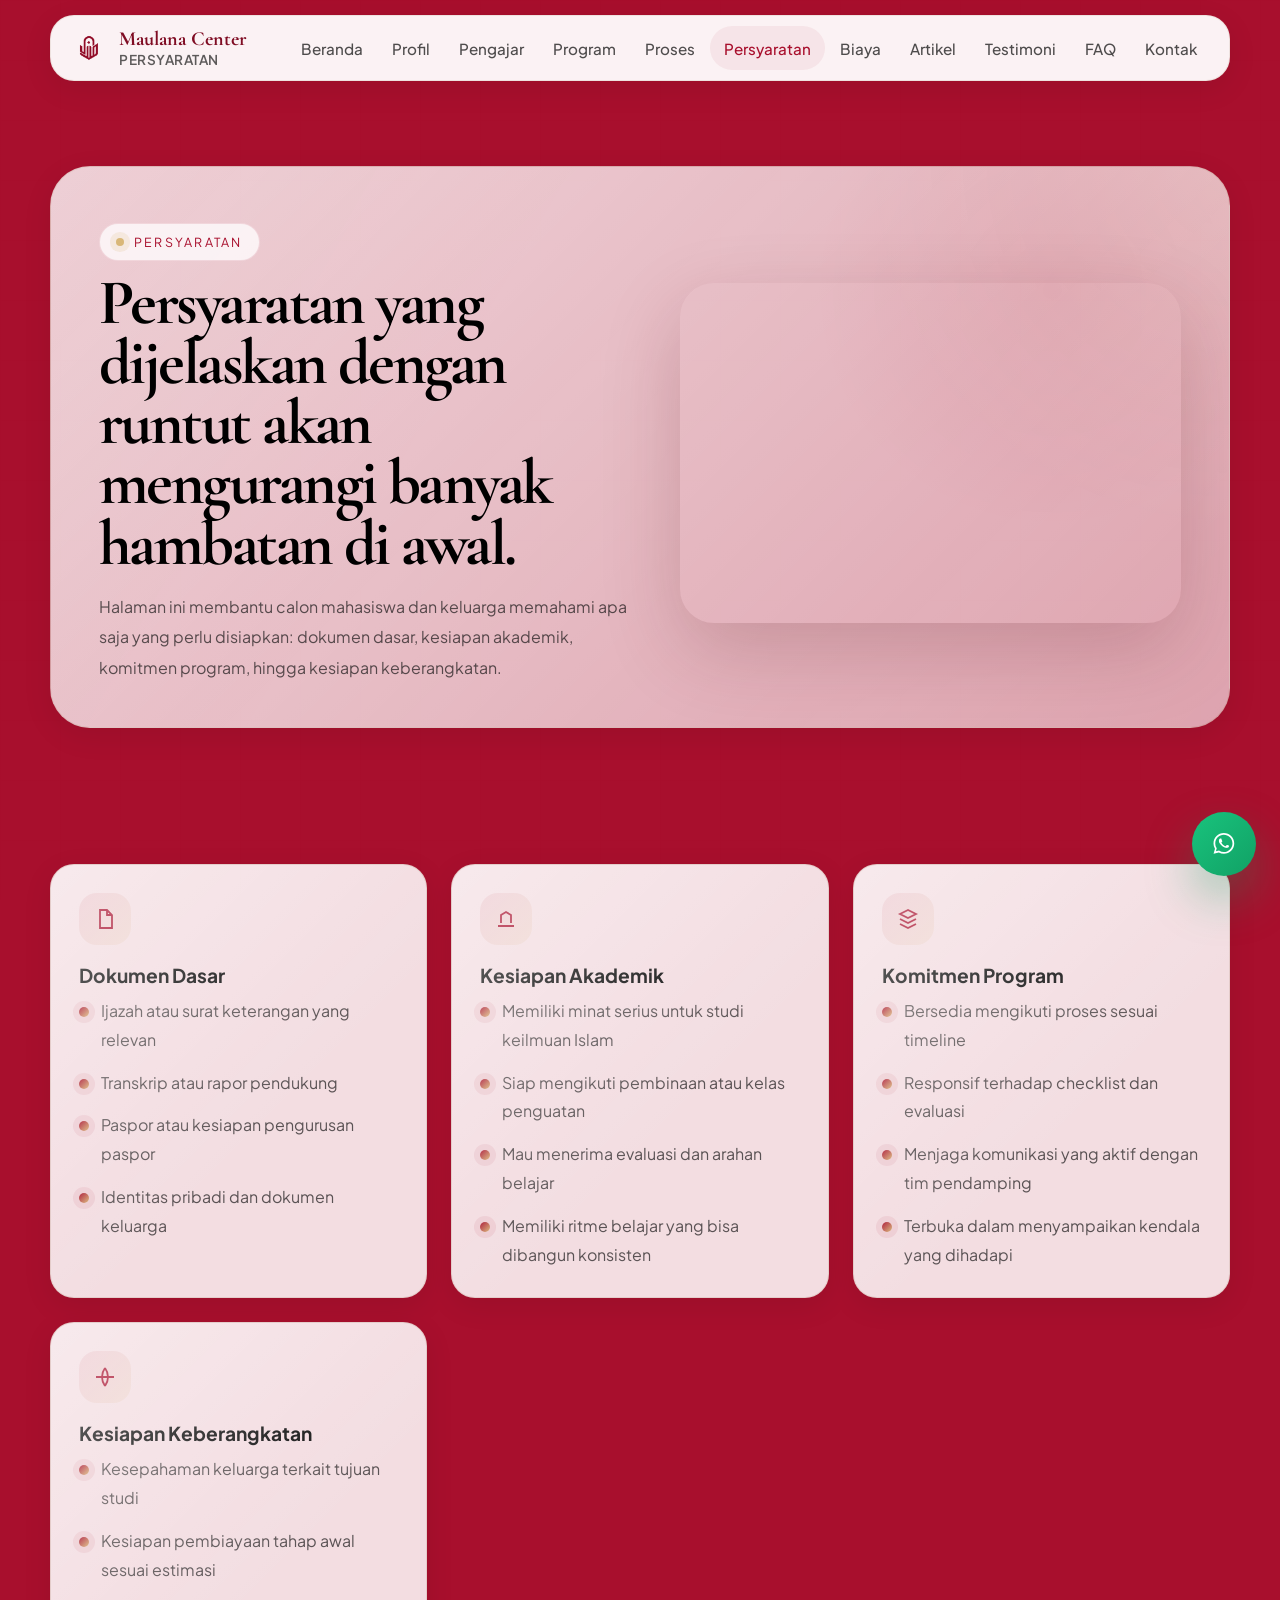
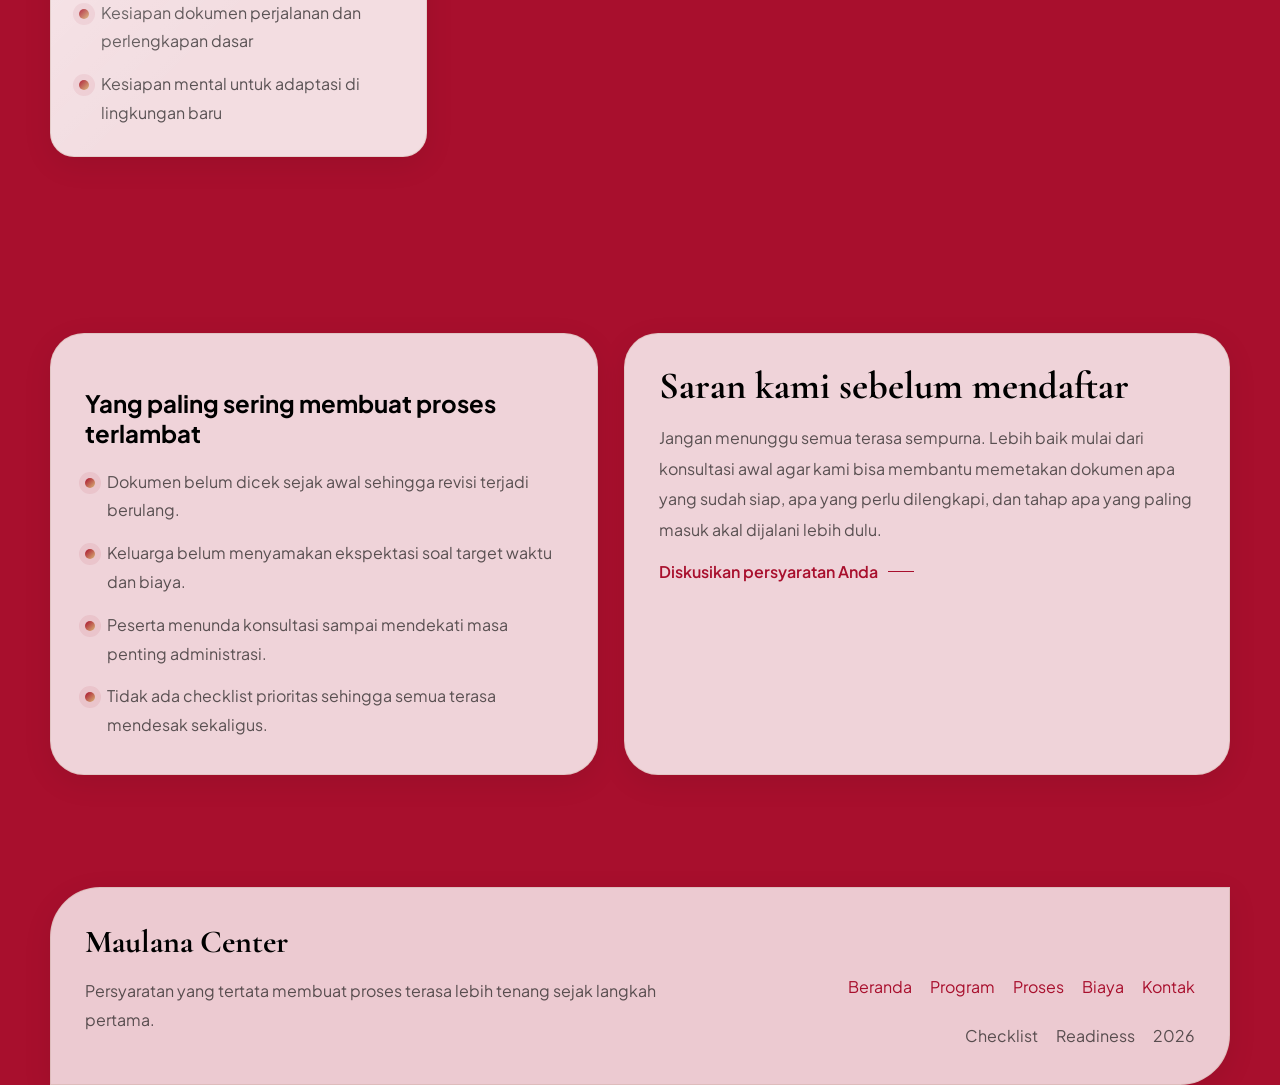
<file: persyaratan/index.html>
<!DOCTYPE html>
<html lang="id">

<head>
  <meta charset="UTF-8" />
  <meta name="viewport" content="width=device-width, initial-scale=1.0" />

  <base href="../" />

  <title>Persyaratan | Maulana Center</title>
  <meta property="og:image" content="https://maulanacenter.web.id/aset/ogimage.png">

  <link rel="icon" type="image/png" href="https://maulanacenter.web.id/favicon.png">

  <link rel="preconnect" href="https://fonts.googleapis.com" />
  <link rel="preconnect" href="https://fonts.gstatic.com" crossorigin />

  <link
    href="https://fonts.googleapis.com/css2?family=Cormorant+Garamond:wght@500;600;700&amp;family=Plus+Jakarta+Sans:wght@400;500;600;700;800&amp;display=swap"
    rel="stylesheet" />
  <link rel="stylesheet" href="style.css" />

  <script src="script.js" defer></script>
</head>

<body class="is-loading">

  <div class="ambient-grid" aria-hidden="true"></div>

  <div class="page-wrap">
    <div data-navbar></div>
    <main>
      <section class="page-hero">
        <div class="page-hero-panel scroll-reveal"
          style="--page-hero-image: url('https://images.unsplash.com/photo-1491841573634-28140fc7ced7?auto=format&amp;fit=crop&amp;w=1600&amp;q=80');">
          <div class="page-hero-grid">
            <div class="page-hero-copy">
              <span class="section-label">Persyaratan</span>
              <h1>Persyaratan yang dijelaskan dengan runtut akan mengurangi banyak hambatan di awal.</h1>
              <p>
                Halaman ini membantu calon mahasiswa dan keluarga memahami apa saja yang perlu disiapkan: dokumen
                dasar, kesiapan akademik, komitmen program, hingga kesiapan keberangkatan.
              </p>
            </div>
            <div class="page-hero-visual"></div>
          </div>
        </div>
      </section>

      <section class="section section--compact">
        <div class="container">
          <div class="requirements-grid">
            <article class="requirement-card scroll-reveal">
              <div class="icon-badge">
                <svg viewBox="0 0 24 24" fill="none" stroke-width="1.8">
                  <path d="M7 3h7l5 5v13H7zM14 3v5h5" />
                </svg>
              </div>
              <h3>Dokumen Dasar</h3>
              <ul class="detail-list">
                <li>Ijazah atau surat keterangan yang relevan</li>
                <li>Transkrip atau rapor pendukung</li>
                <li>Paspor atau kesiapan pengurusan paspor</li>
                <li>Identitas pribadi dan dokumen keluarga</li>
              </ul>
            </article>

            <article class="requirement-card scroll-reveal">
              <div class="icon-badge">
                <svg viewBox="0 0 24 24" fill="none" stroke-width="1.8">
                  <path d="M4 19h16M7 16V8l5-3 5 3v8" />
                </svg>
              </div>
              <h3>Kesiapan Akademik</h3>
              <ul class="detail-list">
                <li>Memiliki minat serius untuk studi keilmuan Islam</li>
                <li>Siap mengikuti pembinaan atau kelas penguatan</li>
                <li>Mau menerima evaluasi dan arahan belajar</li>
                <li>Memiliki ritme belajar yang bisa dibangun konsisten</li>
              </ul>
            </article>

            <article class="requirement-card scroll-reveal">
              <div class="icon-badge">
                <svg viewBox="0 0 24 24" fill="none" stroke-width="1.8">
                  <path d="M12 3 4 7l8 4 8-4-8-4ZM4 12l8 4 8-4M4 17l8 4 8-4" />
                </svg>
              </div>
              <h3>Komitmen Program</h3>
              <ul class="detail-list">
                <li>Bersedia mengikuti proses sesuai timeline</li>
                <li>Responsif terhadap checklist dan evaluasi</li>
                <li>Menjaga komunikasi yang aktif dengan tim pendamping</li>
                <li>Terbuka dalam menyampaikan kendala yang dihadapi</li>
              </ul>
            </article>

            <article class="requirement-card scroll-reveal">
              <div class="icon-badge">
                <svg viewBox="0 0 24 24" fill="none" stroke-width="1.8">
                  <path d="M3 12h18M12 3a15 15 0 0 1 0 18M12 3a15 15 0 0 0 0 18" />
                </svg>
              </div>
              <h3>Kesiapan Keberangkatan</h3>
              <ul class="detail-list">
                <li>Kesepahaman keluarga terkait tujuan studi</li>
                <li>Kesiapan pembiayaan tahap awal sesuai estimasi</li>
                <li>Kesiapan dokumen perjalanan dan perlengkapan dasar</li>
                <li>Kesiapan mental untuk adaptasi di lingkungan baru</li>
              </ul>
            </article>
          </div>
        </div>
      </section>

      <section class="section section--compact">
        <div class="container">
          <div class="split-layout">
            <article class="story-panel scroll-reveal">
              <h2>Yang paling sering membuat proses terlambat</h2>
              <ul class="check-list">
                <li>Dokumen belum dicek sejak awal sehingga revisi terjadi berulang.</li>
                <li>Keluarga belum menyamakan ekspektasi soal target waktu dan biaya.</li>
                <li>Peserta menunda konsultasi sampai mendekati masa penting administrasi.</li>
                <li>Tidak ada checklist prioritas sehingga semua terasa mendesak sekaligus.</li>
              </ul>
            </article>

            <article class="story-panel scroll-reveal">
              <h3>Saran kami sebelum mendaftar</h3>
              <p>
                Jangan menunggu semua terasa sempurna. Lebih baik mulai dari konsultasi awal agar kami bisa membantu
                memetakan dokumen apa yang sudah siap, apa yang perlu dilengkapi, dan tahap apa yang paling masuk akal
                dijalani lebih dulu.
              </p>
              <a class="button-inline" href="kontak/#form-kontak">Diskusikan persyaratan Anda</a>
            </article>
          </div>
        </div>
      </section>
    </main>

    <footer class="footer">
      <div class="footer-shell">
        <div class="footer-brand">
          <h3>Maulana Center</h3>
          <p>Persyaratan yang tertata membuat proses terasa lebih tenang sejak langkah pertama.</p>
        </div>
        <div>
          <div class="footer-links">
            <a href="./" style="color: #a80f2d;">Beranda</a>
            <a href="program/" style="color: #a80f2d;">Program</a>
            <a href="proses/" style="color: #a80f2d;">Proses</a>
            <a href="biaya/" style="color: #a80f2d;">Biaya</a>
            <a href="kontak/" style="color: #a80f2d;">Kontak</a>
          </div>
          <div class="footer-meta">
            <span>Checklist</span>
            <span>Readiness</span>
            <span data-current-year></span>
          </div>
        </div>
      </div>
    </footer>
  </div>

  <a class="whatsapp-float" href="https://wa.me/6281522775390" target="_blank" rel="noreferrer"
    aria-label="Hubungi via WhatsApp">
    <svg viewBox="0 0 32 32" aria-hidden="true">
      <path
        d="M27.7 15.3c0 6.5-5.3 11.8-11.8 11.8-2.1 0-4-.5-5.8-1.5l-6 1.6 1.6-5.8A11.7 11.7 0 0 1 4 15.3C4 8.8 9.3 3.5 15.8 3.5s11.9 5.3 11.9 11.8Zm-11.9-9.9c-5.4 0-9.8 4.4-9.8 9.9 0 1.9.5 3.7 1.5 5.2l.2.3-.9 3.5 3.6-.9.3.2c1.5 1 3.2 1.5 5.1 1.5 5.4 0 9.9-4.4 9.9-9.8 0-5.5-4.5-9.9-9.9-9.9Zm5.8 12.6c-.3-.2-1.8-.9-2-.9-.3-.1-.5-.2-.7.2s-.8.9-.9 1.1c-.2.2-.4.2-.7.1-.3-.2-1.3-.5-2.5-1.6a9.4 9.4 0 0 1-1.7-2.2c-.2-.3 0-.5.1-.7.1-.1.3-.4.5-.5.2-.2.2-.3.3-.5s0-.4 0-.5c-.1-.2-.7-1.7-.9-2.3-.2-.6-.4-.5-.7-.5h-.6c-.2 0-.5.1-.7.4-.2.3-1 1-.9 2.4 0 1.4 1 2.7 1.1 2.9.1.2 2 3 4.8 4.3.7.3 1.2.5 1.6.6.7.2 1.3.2 1.8.1.6-.1 1.8-.7 2-1.4.3-.7.3-1.3.2-1.4-.1-.1-.3-.2-.6-.3Z">
      </path>
    </svg>
  </a>
</body>

</html>
</file>
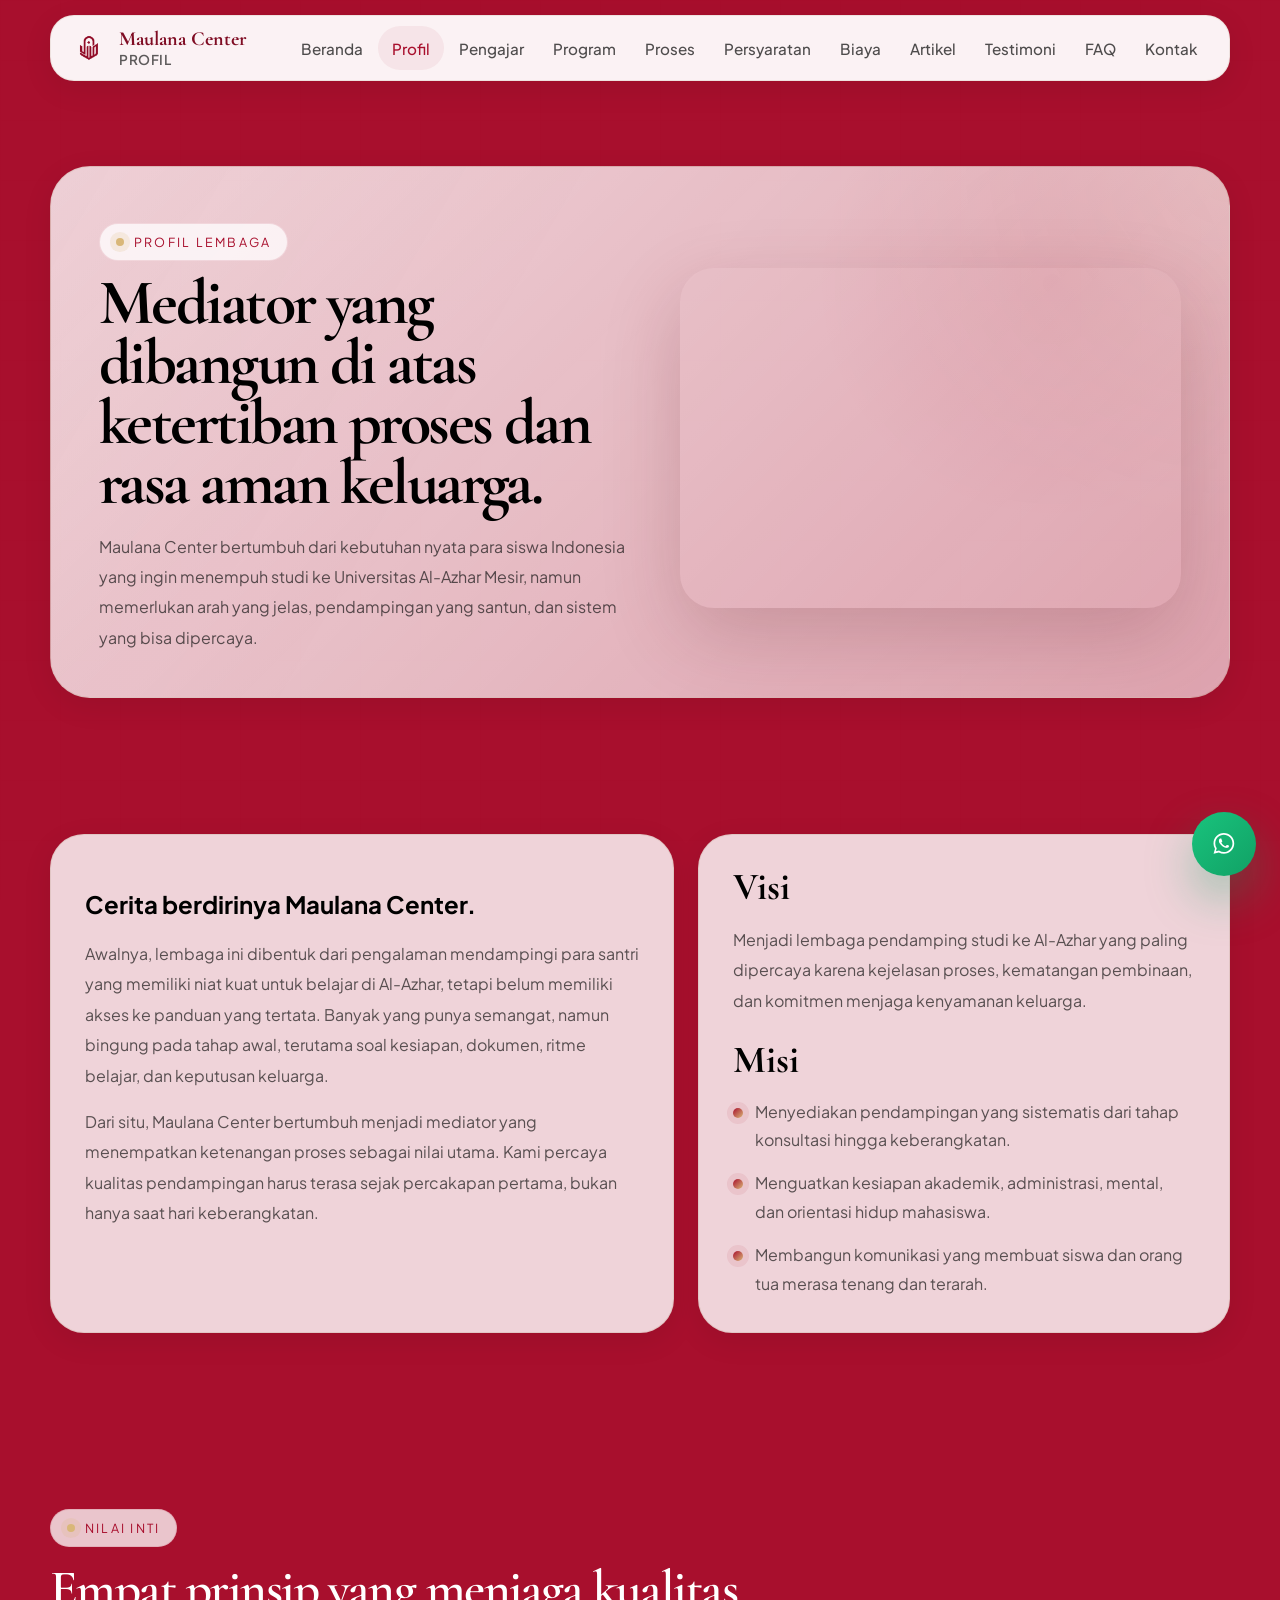
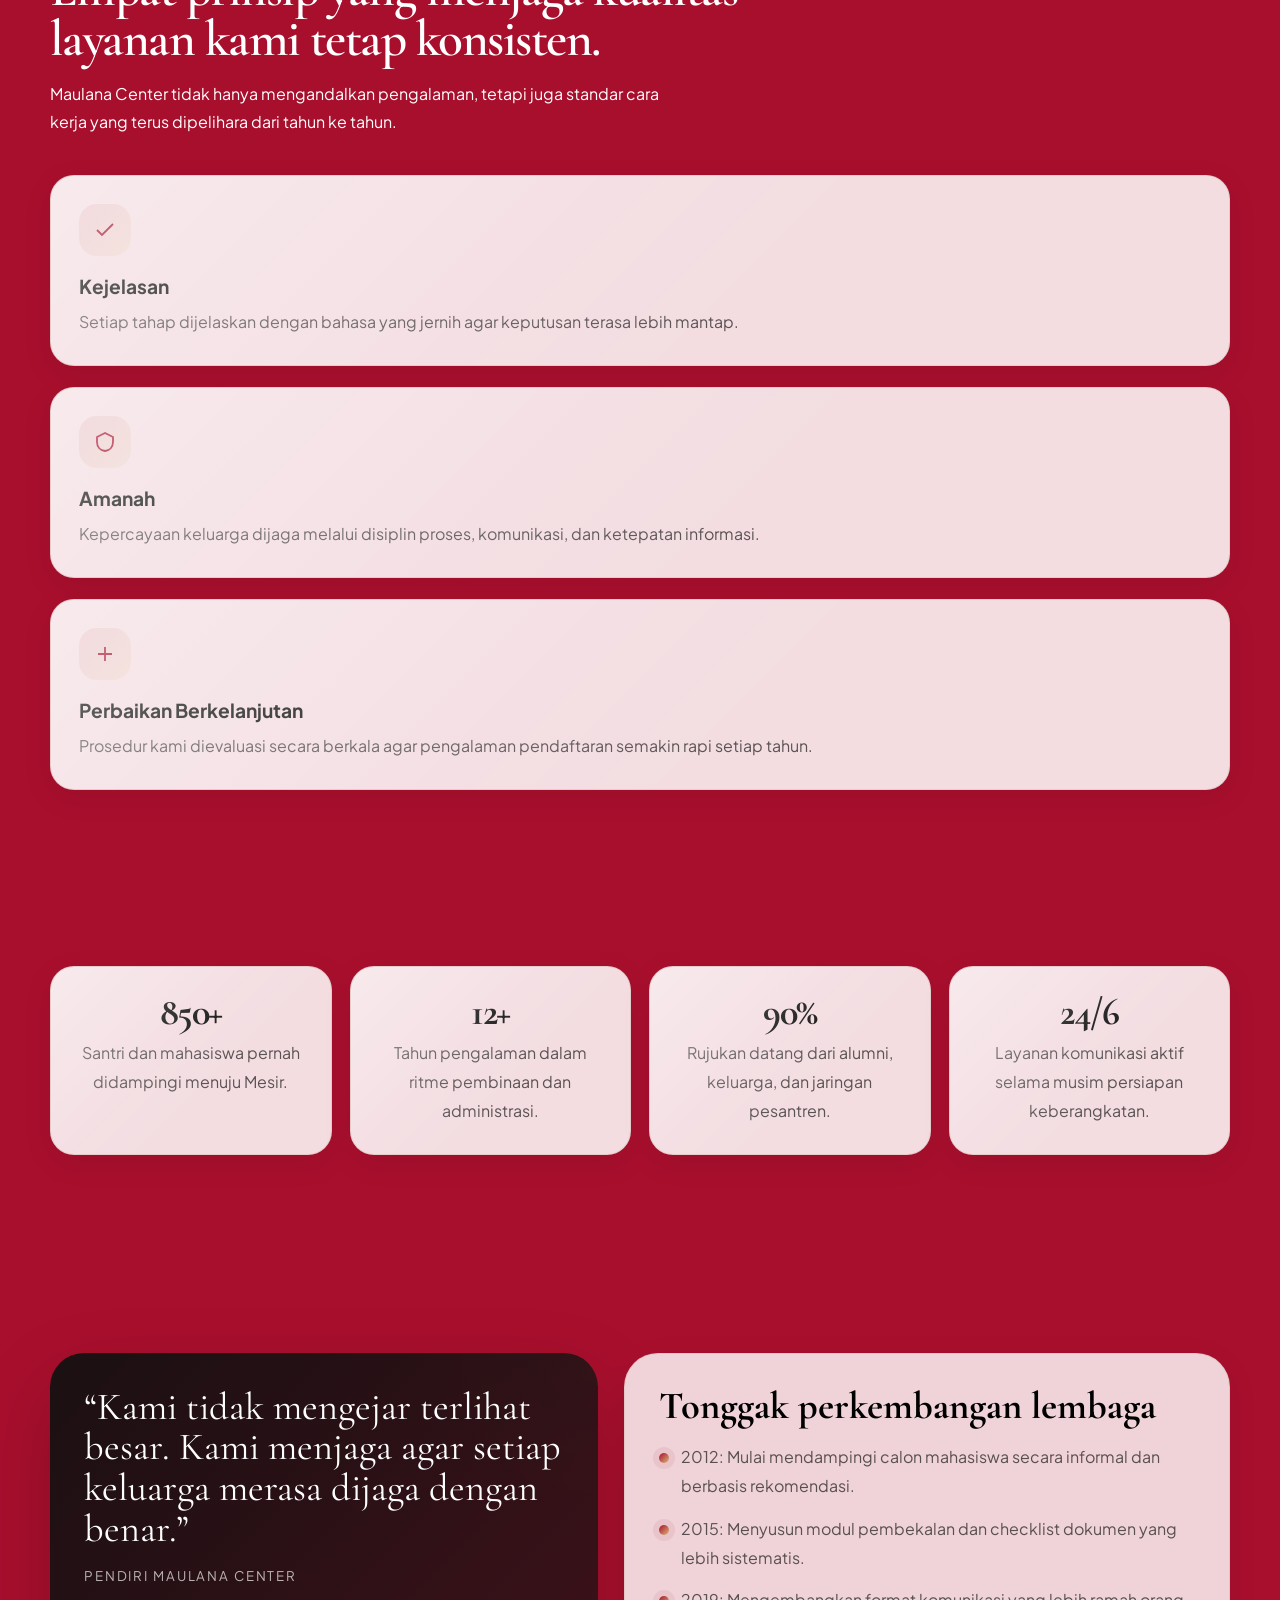
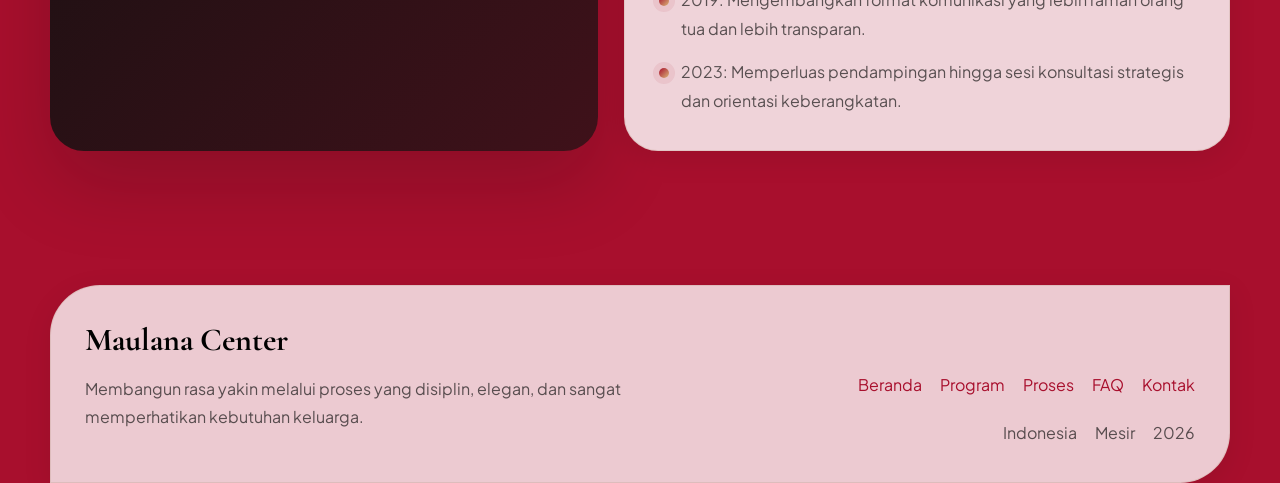
<file: profil/index.html>
<!DOCTYPE html>
<html lang="id">

<head>
  <meta charset="UTF-8" />
  <meta name="viewport" content="width=device-width, initial-scale=1.0" />

  <base href="../" />

  <title>Profil | Maulana Center</title>
  <meta property="og:image" content="https://maulanacenter.web.id/aset/ogimage.png">

  <link rel="icon" type="image/png" href="https://maulanacenter.web.id/favicon.png">

  <link rel="preconnect" href="https://fonts.googleapis.com" />
  <link rel="preconnect" href="https://fonts.gstatic.com" crossorigin />

  <link
    href="https://fonts.googleapis.com/css2?family=Cormorant+Garamond:wght@500;600;700&amp;family=Plus+Jakarta+Sans:wght@400;500;600;700;800&amp;display=swap"
    rel="stylesheet" />
  <link rel="stylesheet" href="style.css" />

  <script src="script.js" defer></script>
</head>

<body class="is-loading">

  <div class="ambient-grid" aria-hidden="true"></div>

  <div class="page-wrap">
    <div data-navbar></div>
    <main>
      <section class="page-hero">
        <div class="page-hero-panel scroll-reveal"
          style="--page-hero-image: url('https://images.unsplash.com/photo-1512632578888-169bbbc64f33?auto=format&amp;fit=crop&amp;w=1600&amp;q=80');">
          <div class="page-hero-grid">
            <div class="page-hero-copy">
              <span class="section-label">Profil Lembaga</span>
              <h1>Mediator yang dibangun di atas ketertiban proses dan rasa aman keluarga.</h1>
              <p>
                Maulana Center bertumbuh dari kebutuhan nyata para siswa Indonesia yang ingin menempuh studi ke
                Universitas Al-Azhar Mesir, namun memerlukan arah yang jelas, pendampingan yang santun, dan sistem
                yang bisa dipercaya.
              </p>
            </div>
            <div class="page-hero-visual"></div>
          </div>
        </div>
      </section>

      <section class="section section--compact">
        <div class="container">
          <div class="story-grid">
            <article class="story-panel scroll-reveal">
              <h2>Cerita berdirinya Maulana Center.</h2>
              <p>
                Awalnya, lembaga ini dibentuk dari pengalaman mendampingi para santri yang memiliki niat kuat untuk
                belajar di Al-Azhar, tetapi belum memiliki akses ke panduan yang tertata. Banyak yang punya
                semangat, namun bingung pada tahap awal, terutama soal kesiapan, dokumen, ritme belajar, dan
                keputusan keluarga.
              </p>
              <p>
                Dari situ, Maulana Center bertumbuh menjadi mediator yang menempatkan ketenangan proses sebagai
                nilai utama. Kami percaya kualitas pendampingan harus terasa sejak percakapan pertama, bukan hanya
                saat hari keberangkatan.
              </p>
            </article>

            <article class="story-panel scroll-reveal">
              <h3>Visi</h3>
              <p>
                Menjadi lembaga pendamping studi ke Al-Azhar yang paling dipercaya karena kejelasan proses,
                kematangan pembinaan, dan komitmen menjaga kenyamanan keluarga.
              </p>
              <h3 style="margin-top: 26px;">Misi</h3>
              <ul class="milestone-list">
                <li>Menyediakan pendampingan yang sistematis dari tahap konsultasi hingga keberangkatan.</li>
                <li>Menguatkan kesiapan akademik, administrasi, mental, dan orientasi hidup mahasiswa.</li>
                <li>Membangun komunikasi yang membuat siswa dan orang tua merasa tenang dan terarah.</li>
              </ul>
            </article>
          </div>
        </div>
      </section>

      <section class="section section--compact">
        <div class="container">
          <div class="section-head scroll-reveal">
            <span class="section-label">Nilai Inti</span>
            <h2>Empat prinsip yang menjaga kualitas layanan kami tetap konsisten.</h2>
            <p>
              Maulana Center tidak hanya mengandalkan pengalaman, tetapi juga standar cara kerja yang terus
              dipelihara dari tahun ke tahun.
            </p>
          </div>

          <div class="value-grid">
            <article class="value-card scroll-reveal">
              <div class="icon-badge">
                <svg viewBox="0 0 24 24" fill="none" stroke-width="1.8">
                  <path d="M4 12 9 17 20 6" />
                </svg>
              </div>
              <h3>Kejelasan</h3>
              <p>Setiap tahap dijelaskan dengan bahasa yang jernih agar keputusan terasa lebih mantap.</p>
            </article><br>

            <article class="value-card scroll-reveal">
              <div class="icon-badge">
                <svg viewBox="0 0 24 24" fill="none" stroke-width="1.8">
                  <path d="M12 3 4 7v5c0 5 3.4 8.3 8 9 4.6-.7 8-4 8-9V7l-8-4Z" />
                </svg>
              </div>
              <h3>Amanah</h3>
              <p>Kepercayaan keluarga dijaga melalui disiplin proses, komunikasi, dan ketepatan informasi.</p>
            </article><br>

            <article class="value-card scroll-reveal">
              <div class="icon-badge">
                <svg viewBox="0 0 24 24" fill="none" stroke-width="1.8">
                  <path d="M12 5v14M5 12h14" />
                </svg>
              </div>
              <h3>Perbaikan Berkelanjutan</h3>
              <p>Prosedur kami dievaluasi secara berkala agar pengalaman pendaftaran semakin rapi setiap tahun.</p>
            </article>
          </div>
        </div>
      </section>

      <section class="section section--compact">
        <div class="container">
          <div class="stats-band">
            <article class="highlight-panel scroll-reveal">
              <strong>850+</strong>
              <p>Santri dan mahasiswa pernah didampingi menuju Mesir.</p>
            </article>
            <article class="highlight-panel scroll-reveal">
              <strong>12+</strong>
              <p>Tahun pengalaman dalam ritme pembinaan dan administrasi.</p>
            </article>
            <article class="highlight-panel scroll-reveal">
              <strong>90%</strong>
              <p>Rujukan datang dari alumni, keluarga, dan jaringan pesantren.</p>
            </article>
            <article class="highlight-panel scroll-reveal">
              <strong>24/6</strong>
              <p>Layanan komunikasi aktif selama musim persiapan keberangkatan.</p>
            </article>
          </div>
        </div>
      </section>

      <section class="section">
        <div class="container">
          <div class="split-layout">
            <article class="quote-panel scroll-reveal">
              <p>“Kami tidak mengejar terlihat besar. Kami menjaga agar setiap keluarga merasa dijaga dengan benar.”</p>
              <small>Pendiri Maulana Center</small>
            </article>

            <article class="story-panel scroll-reveal">
              <h3>Tonggak perkembangan lembaga</h3>
              <ul class="milestone-list">
                <li>2012: Mulai mendampingi calon mahasiswa secara informal dan berbasis rekomendasi.</li>
                <li>2015: Menyusun modul pembekalan dan checklist dokumen yang lebih sistematis.</li>
                <li>2019: Mengembangkan format komunikasi yang lebih ramah orang tua dan lebih transparan.</li>
                <li>2023: Memperluas pendampingan hingga sesi konsultasi strategis dan orientasi keberangkatan.</li>
              </ul>
            </article>
          </div>
        </div>
      </section>
    </main>

    <footer class="footer">
      <div class="footer-shell">
        <div class="footer-brand">
          <h3>Maulana Center</h3>
          <p>Membangun rasa yakin melalui proses yang disiplin, elegan, dan sangat memperhatikan kebutuhan keluarga.</p>
        </div>
        <div>
          <div class="footer-links">
            <a href="./" style="color: #a80f2d;">Beranda</a>
            <a href="program/" style="color: #a80f2d;">Program</a>
            <a href="proses/" style="color: #a80f2d;">Proses</a>
            <a href="faq/" style="color: #a80f2d;">FAQ</a>
            <a href="kontak/" style="color: #a80f2d;">Kontak</a>
          </div>
          <div class="footer-meta">
            <span>Indonesia</span>
            <span>Mesir</span>
            <span data-current-year></span>
          </div>
        </div>
      </div>
    </footer>
  </div>

  <a class="whatsapp-float" href="https://wa.me/6281522775390 target=" _blank" rel="noreferrer"
    aria-label="Hubungi via WhatsApp">
    <svg viewBox="0 0 32 32" aria-hidden="true">
      <path
        d="M27.7 15.3c0 6.5-5.3 11.8-11.8 11.8-2.1 0-4-.5-5.8-1.5l-6 1.6 1.6-5.8A11.7 11.7 0 0 1 4 15.3C4 8.8 9.3 3.5 15.8 3.5s11.9 5.3 11.9 11.8Zm-11.9-9.9c-5.4 0-9.8 4.4-9.8 9.9 0 1.9.5 3.7 1.5 5.2l.2.3-.9 3.5 3.6-.9.3.2c1.5 1 3.2 1.5 5.1 1.5 5.4 0 9.9-4.4 9.9-9.8 0-5.5-4.5-9.9-9.9-9.9Zm5.8 12.6c-.3-.2-1.8-.9-2-.9-.3-.1-.5-.2-.7.2s-.8.9-.9 1.1c-.2.2-.4.2-.7.1-.3-.2-1.3-.5-2.5-1.6a9.4 9.4 0 0 1-1.7-2.2c-.2-.3 0-.5.1-.7.1-.1.3-.4.5-.5.2-.2.2-.3.3-.5s0-.4 0-.5c-.1-.2-.7-1.7-.9-2.3-.2-.6-.4-.5-.7-.5h-.6c-.2 0-.5.1-.7.4-.2.3-1 1-.9 2.4 0 1.4 1 2.7 1.1 2.9.1.2 2 3 4.8 4.3.7.3 1.2.5 1.6.6.7.2 1.3.2 1.8.1.6-.1 1.8-.7 2-1.4.3-.7.3-1.3.2-1.4-.1-.1-.3-.2-.6-.3Z">
      </path>
    </svg>
  </a>
</body>

</html>
</file>
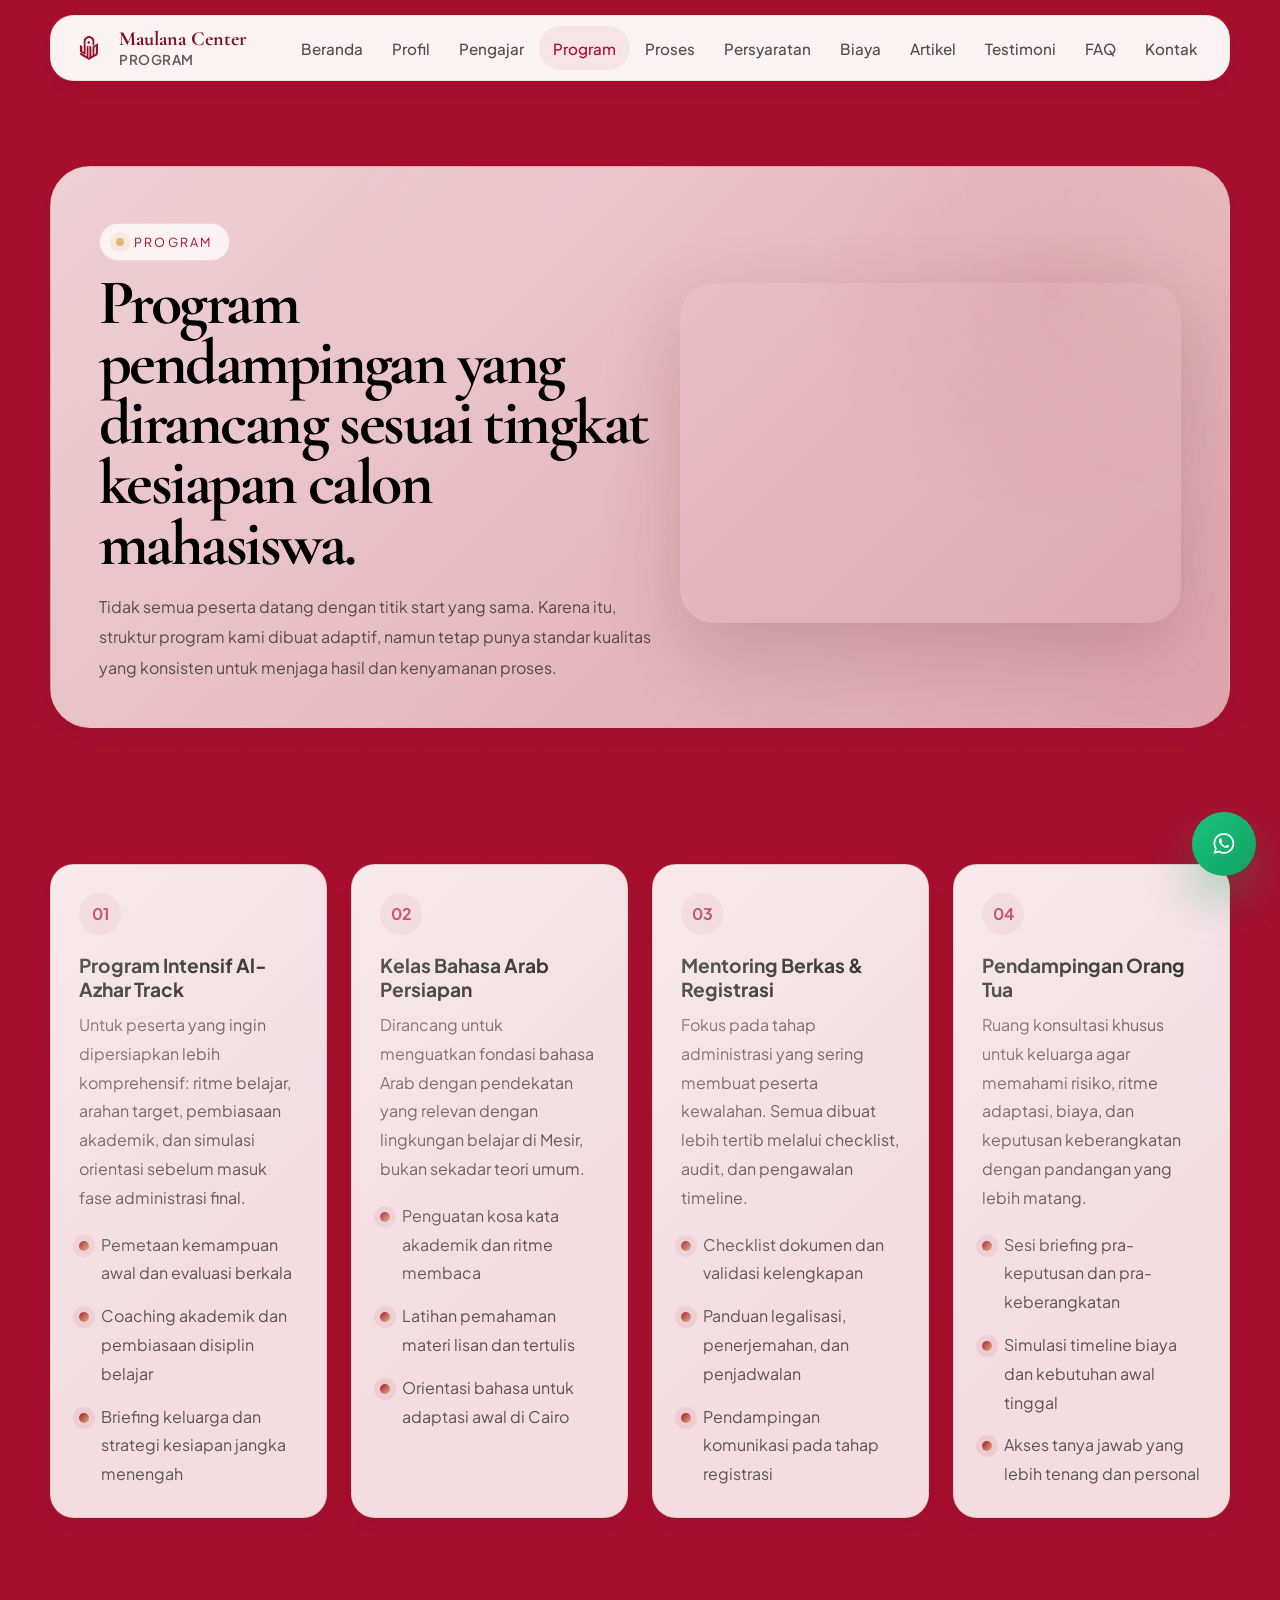
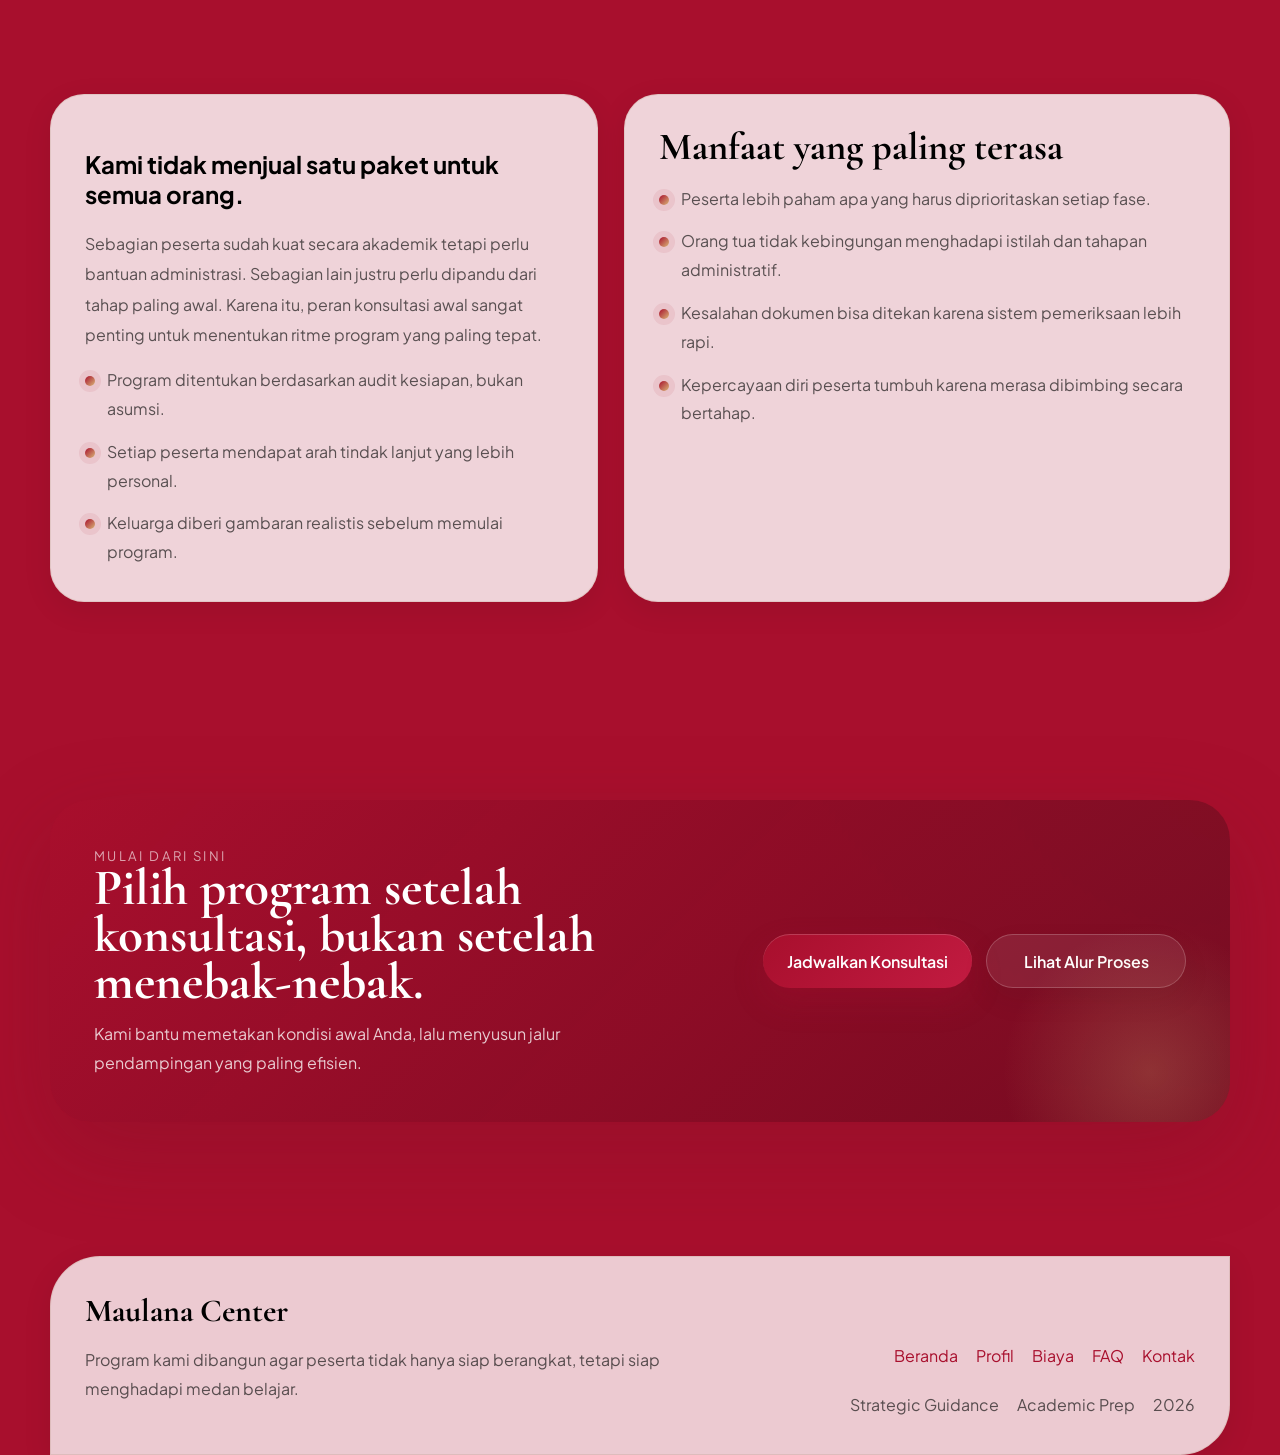
<file: program/index.html>
<!DOCTYPE html>
<html lang="id">

<head>
  <meta charset="UTF-8" />
  <meta name="viewport" content="width=device-width, initial-scale=1.0" />

  <base href="../" />

  <title>Program | Maulana Center</title>
  <meta property="og:image" content="https://maulanacenter.web.id/aset/ogimage.png">

  <link rel="icon" type="image/png" href="https://maulanacenter.web.id/favicon.png">

  <link rel="preconnect" href="https://fonts.googleapis.com" />
  <link rel="preconnect" href="https://fonts.gstatic.com" crossorigin />

  <link
    href="https://fonts.googleapis.com/css2?family=Cormorant+Garamond:wght@500;600;700&amp;family=Plus+Jakarta+Sans:wght@400;500;600;700;800&amp;display=swap"
    rel="stylesheet" />
  <link rel="stylesheet" href="style.css" />

  <script src="script.js" defer></script>
</head>

<body class="is-loading">

  <div class="ambient-grid" aria-hidden="true"></div>

  <div class="page-wrap">
    <div data-navbar></div>
    <main>
      <section class="page-hero">
        <div class="page-hero-panel scroll-reveal"
          style="--page-hero-image: url('https://images.unsplash.com/photo-1505664194779-8beaceb93744?auto=format&amp;fit=crop&amp;w=1600&amp;q=80');">
          <div class="page-hero-grid">
            <div class="page-hero-copy">
              <span class="section-label">Program</span>
              <h1>Program pendampingan yang dirancang sesuai tingkat kesiapan calon mahasiswa.</h1>
              <p>
                Tidak semua peserta datang dengan titik start yang sama. Karena itu, struktur program kami dibuat
                adaptif, namun tetap punya standar kualitas yang konsisten untuk menjaga hasil dan kenyamanan proses.
              </p>
            </div>
            <div class="page-hero-visual"></div>
          </div>
        </div>
      </section>

      <section class="section section--compact">
        <div class="container">
          <div class="program-grid">
            <article class="program-card scroll-reveal" id="program-intensif">
              <span class="card-index">01</span>
              <h3>Program Intensif Al-Azhar Track</h3>
              <p>
                Untuk peserta yang ingin dipersiapkan lebih komprehensif: ritme belajar, arahan target, pembiasaan
                akademik, dan simulasi orientasi sebelum masuk fase administrasi final.
              </p>
              <ul class="detail-list" style="margin-top: 18px;">
                <li>Pemetaan kemampuan awal dan evaluasi berkala</li>
                <li>Coaching akademik dan pembiasaan disiplin belajar</li>
                <li>Briefing keluarga dan strategi kesiapan jangka menengah</li>
              </ul>
            </article>

            <article class="program-card scroll-reveal" id="kelas-bahasa">
              <span class="card-index">02</span>
              <h3>Kelas Bahasa Arab Persiapan</h3>
              <p>
                Dirancang untuk menguatkan fondasi bahasa Arab dengan pendekatan yang relevan dengan lingkungan
                belajar di Mesir, bukan sekadar teori umum.
              </p>
              <ul class="detail-list" style="margin-top: 18px;">
                <li>Penguatan kosa kata akademik dan ritme membaca</li>
                <li>Latihan pemahaman materi lisan dan tertulis</li>
                <li>Orientasi bahasa untuk adaptasi awal di Cairo</li>
              </ul>
            </article>

            <article class="program-card scroll-reveal" id="mentoring-berkas">
              <span class="card-index">03</span>
              <h3>Mentoring Berkas &amp; Registrasi</h3>
              <p>
                Fokus pada tahap administrasi yang sering membuat peserta kewalahan. Semua dibuat lebih tertib
                melalui checklist, audit, dan pengawalan timeline.
              </p>
              <ul class="detail-list" style="margin-top: 18px;">
                <li>Checklist dokumen dan validasi kelengkapan</li>
                <li>Panduan legalisasi, penerjemahan, dan penjadwalan</li>
                <li>Pendampingan komunikasi pada tahap registrasi</li>
              </ul>
            </article>

            <article class="program-card scroll-reveal" id="pendampingan-orang-tua">
              <span class="card-index">04</span>
              <h3>Pendampingan Orang Tua</h3>
              <p>
                Ruang konsultasi khusus untuk keluarga agar memahami risiko, ritme adaptasi, biaya, dan keputusan
                keberangkatan dengan pandangan yang lebih matang.
              </p>
              <ul class="detail-list" style="margin-top: 18px;">
                <li>Sesi briefing pra-keputusan dan pra-keberangkatan</li>
                <li>Simulasi timeline biaya dan kebutuhan awal tinggal</li>
                <li>Akses tanya jawab yang lebih tenang dan personal</li>
              </ul>
            </article>
          </div>
        </div>
      </section>

      <section class="section section--compact">
        <div class="container">
          <div class="split-layout">
            <article class="story-panel scroll-reveal">
              <h2>Kami tidak menjual satu paket untuk semua orang.</h2>
              <p>
                Sebagian peserta sudah kuat secara akademik tetapi perlu bantuan administrasi. Sebagian lain justru
                perlu dipandu dari tahap paling awal. Karena itu, peran konsultasi awal sangat penting untuk
                menentukan ritme program yang paling tepat.
              </p>
              <ul class="check-list">
                <li>Program ditentukan berdasarkan audit kesiapan, bukan asumsi.</li>
                <li>Setiap peserta mendapat arah tindak lanjut yang lebih personal.</li>
                <li>Keluarga diberi gambaran realistis sebelum memulai program.</li>
              </ul>
            </article>

            <article class="story-panel scroll-reveal">
              <h3>Manfaat yang paling terasa</h3>
              <ul class="milestone-list">
                <li>Peserta lebih paham apa yang harus diprioritaskan setiap fase.</li>
                <li>Orang tua tidak kebingungan menghadapi istilah dan tahapan administratif.</li>
                <li>Kesalahan dokumen bisa ditekan karena sistem pemeriksaan lebih rapi.</li>
                <li>Kepercayaan diri peserta tumbuh karena merasa dibimbing secara bertahap.</li>
              </ul>
            </article>
          </div>
        </div>
      </section>

      <section class="section">
        <div class="container">
          <div class="cta-panel scroll-reveal">
            <div>
              <span class="eyebrow" style="color: rgba(255,255,255,0.62);">Mulai Dari Sini</span>
              <h2>Pilih program setelah konsultasi, bukan setelah menebak-nebak.</h2>
              <p>Kami bantu memetakan kondisi awal Anda, lalu menyusun jalur pendampingan yang paling efisien.</p>
            </div>
            <div class="cta-actions">
              <a class="button" href="kontak/#form-kontak">Jadwalkan Konsultasi</a>
              <a class="button-outline" href="proses/">Lihat Alur Proses</a>
            </div>
          </div>
        </div>
      </section>
    </main>

    <footer class="footer">
      <div class="footer-shell">
        <div class="footer-brand">
          <h3>Maulana Center</h3>
          <p>Program kami dibangun agar peserta tidak hanya siap berangkat, tetapi siap menghadapi medan belajar.</p>
        </div>
        <div>
          <div class="footer-links">
            <a href="./" style="color: #a80f2d;">Beranda</a>
            <a href="profil/" style="color: #a80f2d;">Profil</a>
            <a href="biaya/" style="color: #a80f2d;">Biaya</a>
            <a href="faq/" style="color: #a80f2d;">FAQ</a>
            <a href="kontak/" style="color: #a80f2d;">Kontak</a>
          </div>
          <div class="footer-meta">
            <span>Strategic Guidance</span>
            <span>Academic Prep</span>
            <span data-current-year></span>
          </div>
        </div>
      </div>
    </footer>
  </div>

  <a class="whatsapp-float" href="https://wa.me/6281522775390" target="_blank" rel="noreferrer"
    aria-label="Hubungi via WhatsApp">
    <svg viewBox="0 0 32 32" aria-hidden="true">
      <path
        d="M27.7 15.3c0 6.5-5.3 11.8-11.8 11.8-2.1 0-4-.5-5.8-1.5l-6 1.6 1.6-5.8A11.7 11.7 0 0 1 4 15.3C4 8.8 9.3 3.5 15.8 3.5s11.9 5.3 11.9 11.8Zm-11.9-9.9c-5.4 0-9.8 4.4-9.8 9.9 0 1.9.5 3.7 1.5 5.2l.2.3-.9 3.5 3.6-.9.3.2c1.5 1 3.2 1.5 5.1 1.5 5.4 0 9.9-4.4 9.9-9.8 0-5.5-4.5-9.9-9.9-9.9Zm5.8 12.6c-.3-.2-1.8-.9-2-.9-.3-.1-.5-.2-.7.2s-.8.9-.9 1.1c-.2.2-.4.2-.7.1-.3-.2-1.3-.5-2.5-1.6a9.4 9.4 0 0 1-1.7-2.2c-.2-.3 0-.5.1-.7.1-.1.3-.4.5-.5.2-.2.2-.3.3-.5s0-.4 0-.5c-.1-.2-.7-1.7-.9-2.3-.2-.6-.4-.5-.7-.5h-.6c-.2 0-.5.1-.7.4-.2.3-1 1-.9 2.4 0 1.4 1 2.7 1.1 2.9.1.2 2 3 4.8 4.3.7.3 1.2.5 1.6.6.7.2 1.3.2 1.8.1.6-.1 1.8-.7 2-1.4.3-.7.3-1.3.2-1.4-.1-.1-.3-.2-.6-.3Z">
      </path>
    </svg>
  </a>
</body>

</html>
</file>
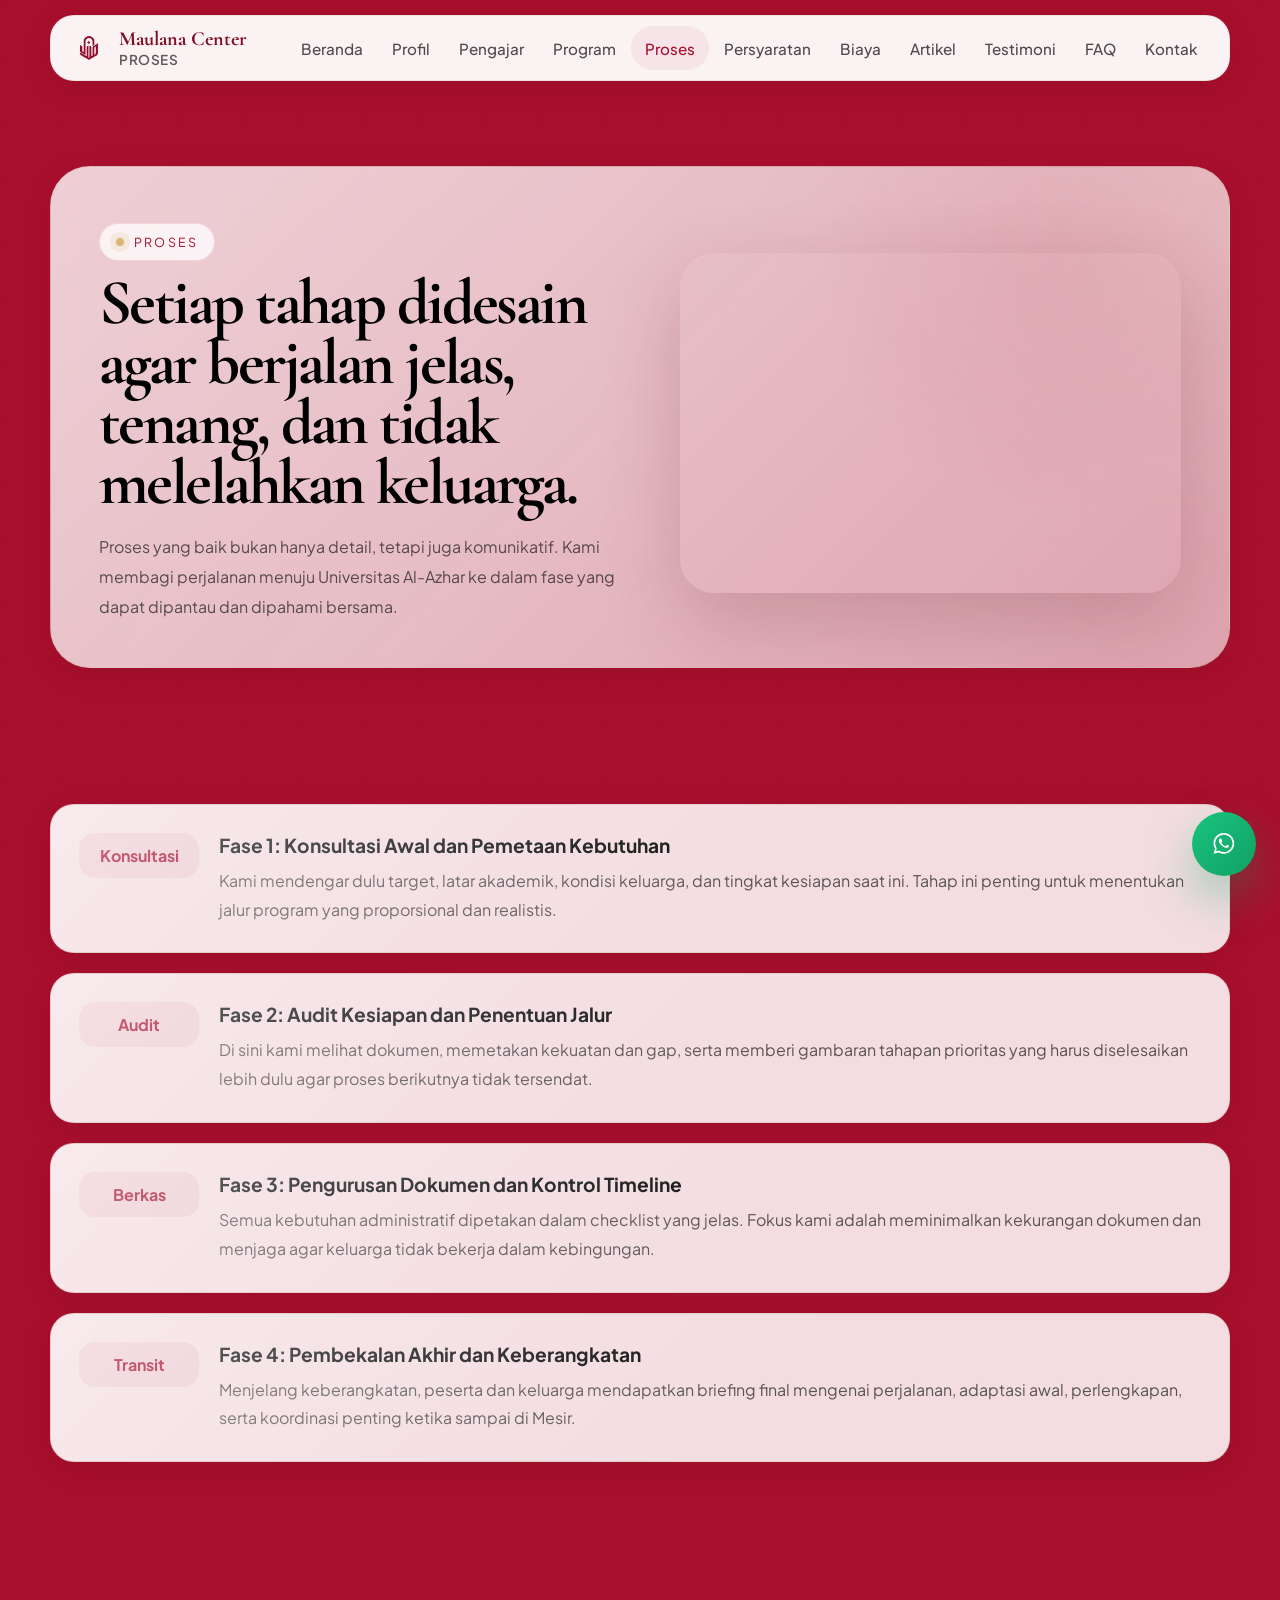
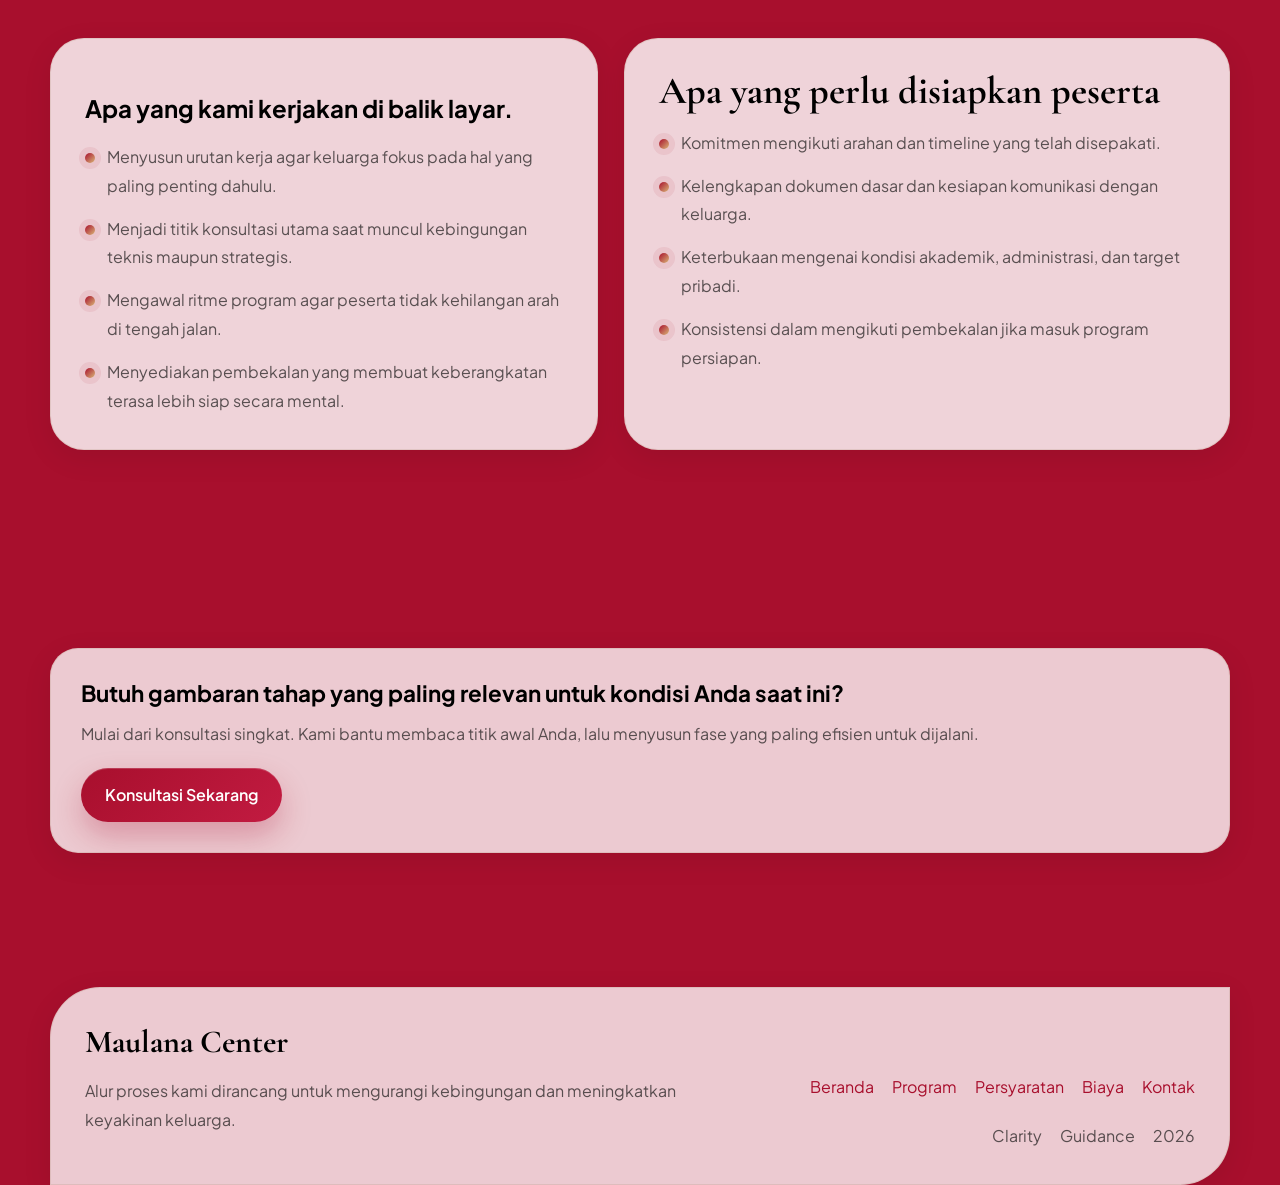
<file: proses/index.html>
<!DOCTYPE html>
<html lang="id">

<head>
  <meta charset="UTF-8" />
  <meta name="viewport" content="width=device-width, initial-scale=1.0" />

  <base href="../" />

  <title>Proses | Maulana Center</title>
  <meta property="og:image" content="https://maulanacenter.web.id/aset/ogimage.png">

  <link rel="icon" type="image/png" href="https://maulanacenter.web.id/favicon.png">

  <link rel="preconnect" href="https://fonts.googleapis.com" />
  <link rel="preconnect" href="https://fonts.gstatic.com" crossorigin />

  <link
    href="https://fonts.googleapis.com/css2?family=Cormorant+Garamond:wght@500;600;700&amp;family=Plus+Jakarta+Sans:wght@400;500;600;700;800&amp;display=swap"
    rel="stylesheet" />
  <link rel="stylesheet" href="style.css" />

  <script src="script.js" defer></script>
</head>

<body class="is-loading">

  <div class="ambient-grid" aria-hidden="true"></div>

  <div class="page-wrap">
    <div data-navbar></div>
    <main>
      <section class="page-hero">
        <div class="page-hero-panel scroll-reveal"
          style="--page-hero-image: url('https://images.unsplash.com/photo-1524995997946-a1c2e315a42f?auto=format&amp;fit=crop&amp;w=1600&amp;q=80');">
          <div class="page-hero-grid">
            <div class="page-hero-copy">
              <span class="section-label">Proses</span>
              <h1>Setiap tahap didesain agar berjalan jelas, tenang, dan tidak melelahkan keluarga.</h1>
              <p>
                Proses yang baik bukan hanya detail, tetapi juga komunikatif. Kami membagi perjalanan menuju
                Universitas Al-Azhar ke dalam fase yang dapat dipantau dan dipahami bersama.
              </p>
            </div>
            <div class="page-hero-visual"></div>
          </div>
        </div>
      </section>

      <section class="section section--compact">
        <div class="container">
          <div class="timeline-grid">
            <article class="timeline-card scroll-reveal" id="konsultasi">
              <time>Konsultasi</time>
              <div>
                <h3>Fase 1: Konsultasi Awal dan Pemetaan Kebutuhan</h3>
                <p>
                  Kami mendengar dulu target, latar akademik, kondisi keluarga, dan tingkat kesiapan saat ini.
                  Tahap ini penting untuk menentukan jalur program yang proporsional dan realistis.
                </p>
              </div>
            </article>

            <article class="timeline-card scroll-reveal" id="seleksi">
              <time>Audit</time>
              <div>
                <h3>Fase 2: Audit Kesiapan dan Penentuan Jalur</h3>
                <p>
                  Di sini kami melihat dokumen, memetakan kekuatan dan gap, serta memberi gambaran tahapan prioritas
                  yang harus diselesaikan lebih dulu agar proses berikutnya tidak tersendat.
                </p>
              </div>
            </article>

            <article class="timeline-card scroll-reveal" id="berkas">
              <time>Berkas</time>
              <div>
                <h3>Fase 3: Pengurusan Dokumen dan Kontrol Timeline</h3>
                <p>
                  Semua kebutuhan administratif dipetakan dalam checklist yang jelas. Fokus kami adalah
                  meminimalkan kekurangan dokumen dan menjaga agar keluarga tidak bekerja dalam kebingungan.
                </p>
              </div>
            </article>

            <article class="timeline-card scroll-reveal" id="keberangkatan">
              <time>Transit</time>
              <div>
                <h3>Fase 4: Pembekalan Akhir dan Keberangkatan</h3>
                <p>
                  Menjelang keberangkatan, peserta dan keluarga mendapatkan briefing final mengenai perjalanan,
                  adaptasi awal, perlengkapan, serta koordinasi penting ketika sampai di Mesir.
                </p>
              </div>
            </article>
          </div>
        </div>
      </section>

      <section class="section section--compact">
        <div class="container">
          <div class="split-layout">
            <article class="story-panel scroll-reveal">
              <h2>Apa yang kami kerjakan di balik layar.</h2>
              <ul class="check-list">
                <li>Menyusun urutan kerja agar keluarga fokus pada hal yang paling penting dahulu.</li>
                <li>Menjadi titik konsultasi utama saat muncul kebingungan teknis maupun strategis.</li>
                <li>Mengawal ritme program agar peserta tidak kehilangan arah di tengah jalan.</li>
                <li>Menyediakan pembekalan yang membuat keberangkatan terasa lebih siap secara mental.</li>
              </ul>
            </article>

            <article class="story-panel scroll-reveal">
              <h3>Apa yang perlu disiapkan peserta</h3>
              <ul class="milestone-list">
                <li>Komitmen mengikuti arahan dan timeline yang telah disepakati.</li>
                <li>Kelengkapan dokumen dasar dan kesiapan komunikasi dengan keluarga.</li>
                <li>Keterbukaan mengenai kondisi akademik, administrasi, dan target pribadi.</li>
                <li>Konsistensi dalam mengikuti pembekalan jika masuk program persiapan.</li>
              </ul>
            </article>
          </div>
        </div>
      </section>

      <section class="section">
        <div class="container">
          <div class="mini-cta scroll-reveal">
            <h3>Butuh gambaran tahap yang paling relevan untuk kondisi Anda saat ini?</h3>
            <p>
              Mulai dari konsultasi singkat. Kami bantu membaca titik awal Anda, lalu menyusun fase yang paling
              efisien untuk dijalani.
            </p>
            <!-- Link diarahkan ke folder kontak/ sesuai struktur navbar -->
            <a class="button" href="kontak/#form-kontak">Konsultasi Sekarang</a>
          </div>
        </div>
      </section>
    </main>

    <footer class="footer">
      <div class="footer-shell">
        <div class="footer-brand">
          <h3>Maulana Center</h3>
          <p>Alur proses kami dirancang untuk mengurangi kebingungan dan meningkatkan keyakinan keluarga.</p>
        </div>
        <div>
          <div class="footer-links">
            <!-- Link footer disesuaikan dengan struktur folder -->
            <a href="./" style="color: #a80f2d;">Beranda</a>
            <a href="program/" style="color: #a80f2d;">Program</a>
            <a href="persyaratan/" style="color: #a80f2d;">Persyaratan</a>
            <a href="biaya/" style="color: #a80f2d;">Biaya</a>
            <a href="kontak/" style="color: #a80f2d;">Kontak</a>
          </div>
          <div class="footer-meta">
            <span>Clarity</span>
            <span>Guidance</span>
            <span data-current-year></span>
          </div>
        </div>
      </div>
    </footer>
  </div>

  <a class="whatsapp-float" href="https://wa.me/6281522775390" target="_blank" rel="noreferrer"
    aria-label="Hubungi via WhatsApp">
    <svg viewBox="0 0 32 32" aria-hidden="true">
      <path
        d="M27.7 15.3c0 6.5-5.3 11.8-11.8 11.8-2.1 0-4-.5-5.8-1.5l-6 1.6 1.6-5.8A11.7 11.7 0 0 1 4 15.3C4 8.8 9.3 3.5 15.8 3.5s11.9 5.3 11.9 11.8Zm-11.9-9.9c-5.4 0-9.8 4.4-9.8 9.9 0 1.9.5 3.7 1.5 5.2l.2.3-.9 3.5 3.6-.9.3.2c1.5 1 3.2 1.5 5.1 1.5 5.4 0 9.9-4.4 9.9-9.8 0-5.5-4.5-9.9-9.9-9.9Zm5.8 12.6c-.3-.2-1.8-.9-2-.9-.3-.1-.5-.2-.7.2s-.8.9-.9 1.1c-.2.2-.4.2-.7.1-.3-.2-1.3-.5-2.5-1.6a9.4 9.4 0 0 1-1.7-2.2c-.2-.3 0-.5.1-.7.1-.1.3-.4.5-.5.2-.2.2-.3.3-.5s0-.4 0-.5c-.1-.2-.7-1.7-.9-2.3-.2-.6-.4-.5-.7-.5h-.6c-.2 0-.5.1-.7.4-.2.3-1 1-.9 2.4 0 1.4 1 2.7 1.1 2.9.1.2 2 3 4.8 4.3.7.3 1.2.5 1.6.6.7.2 1.3.2 1.8.1.6-.1 1.8-.7 2-1.4.3-.7.3-1.3.2-1.4-.1-.1-.3-.2-.6-.3Z">
      </path>
    </svg>
  </a>
</body>

</html>
</file>
